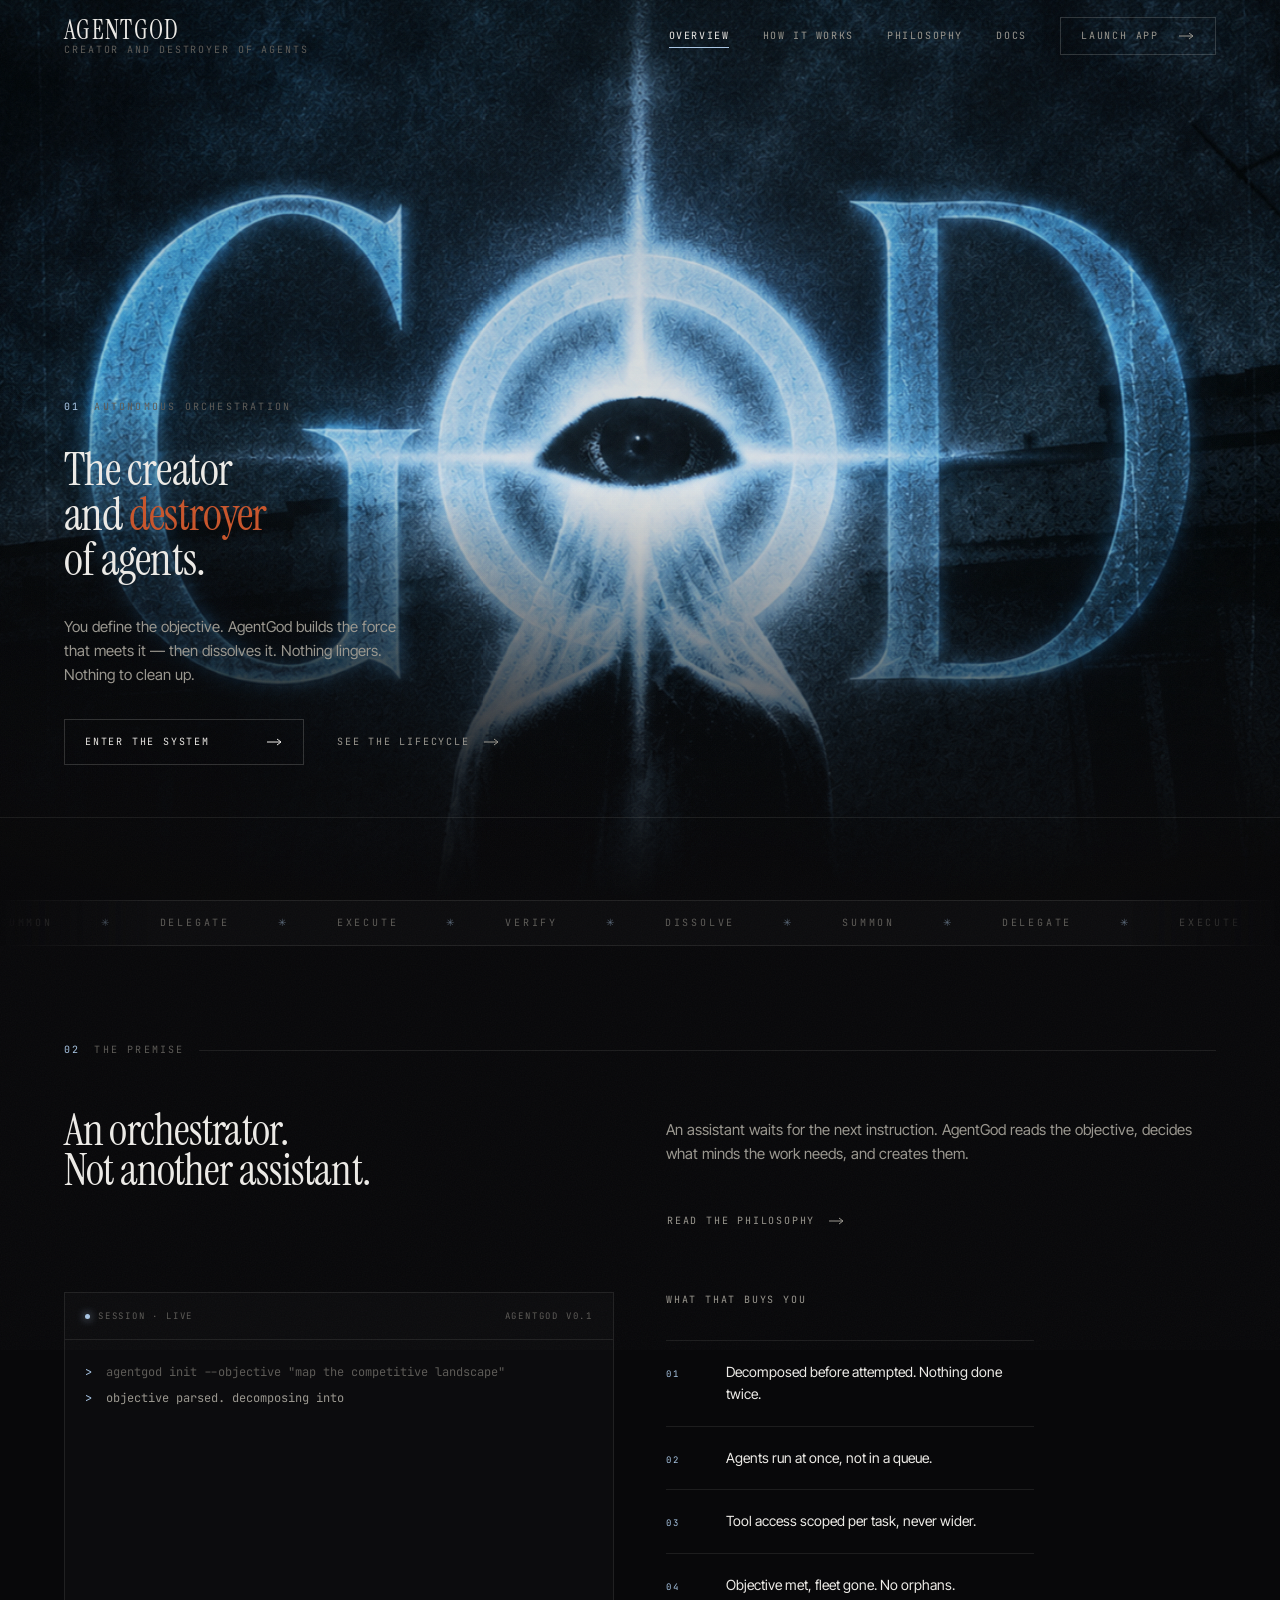
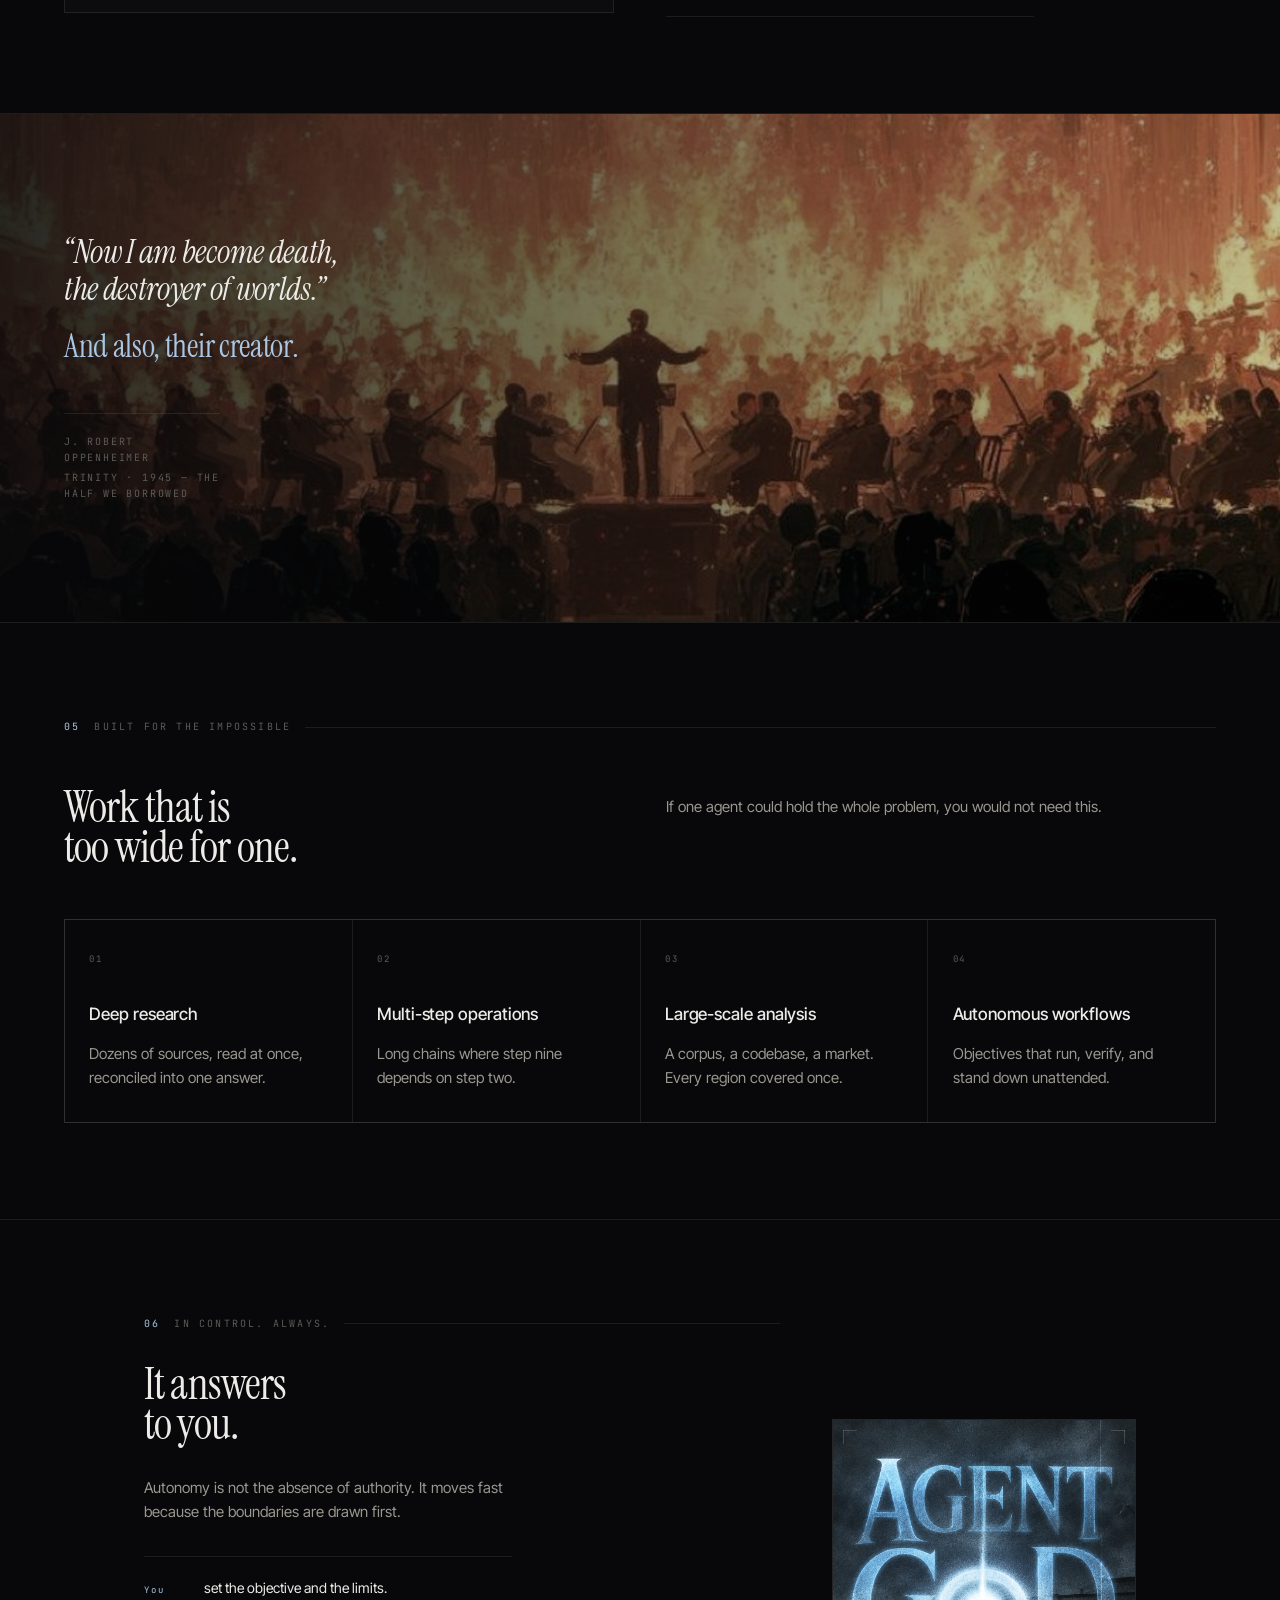
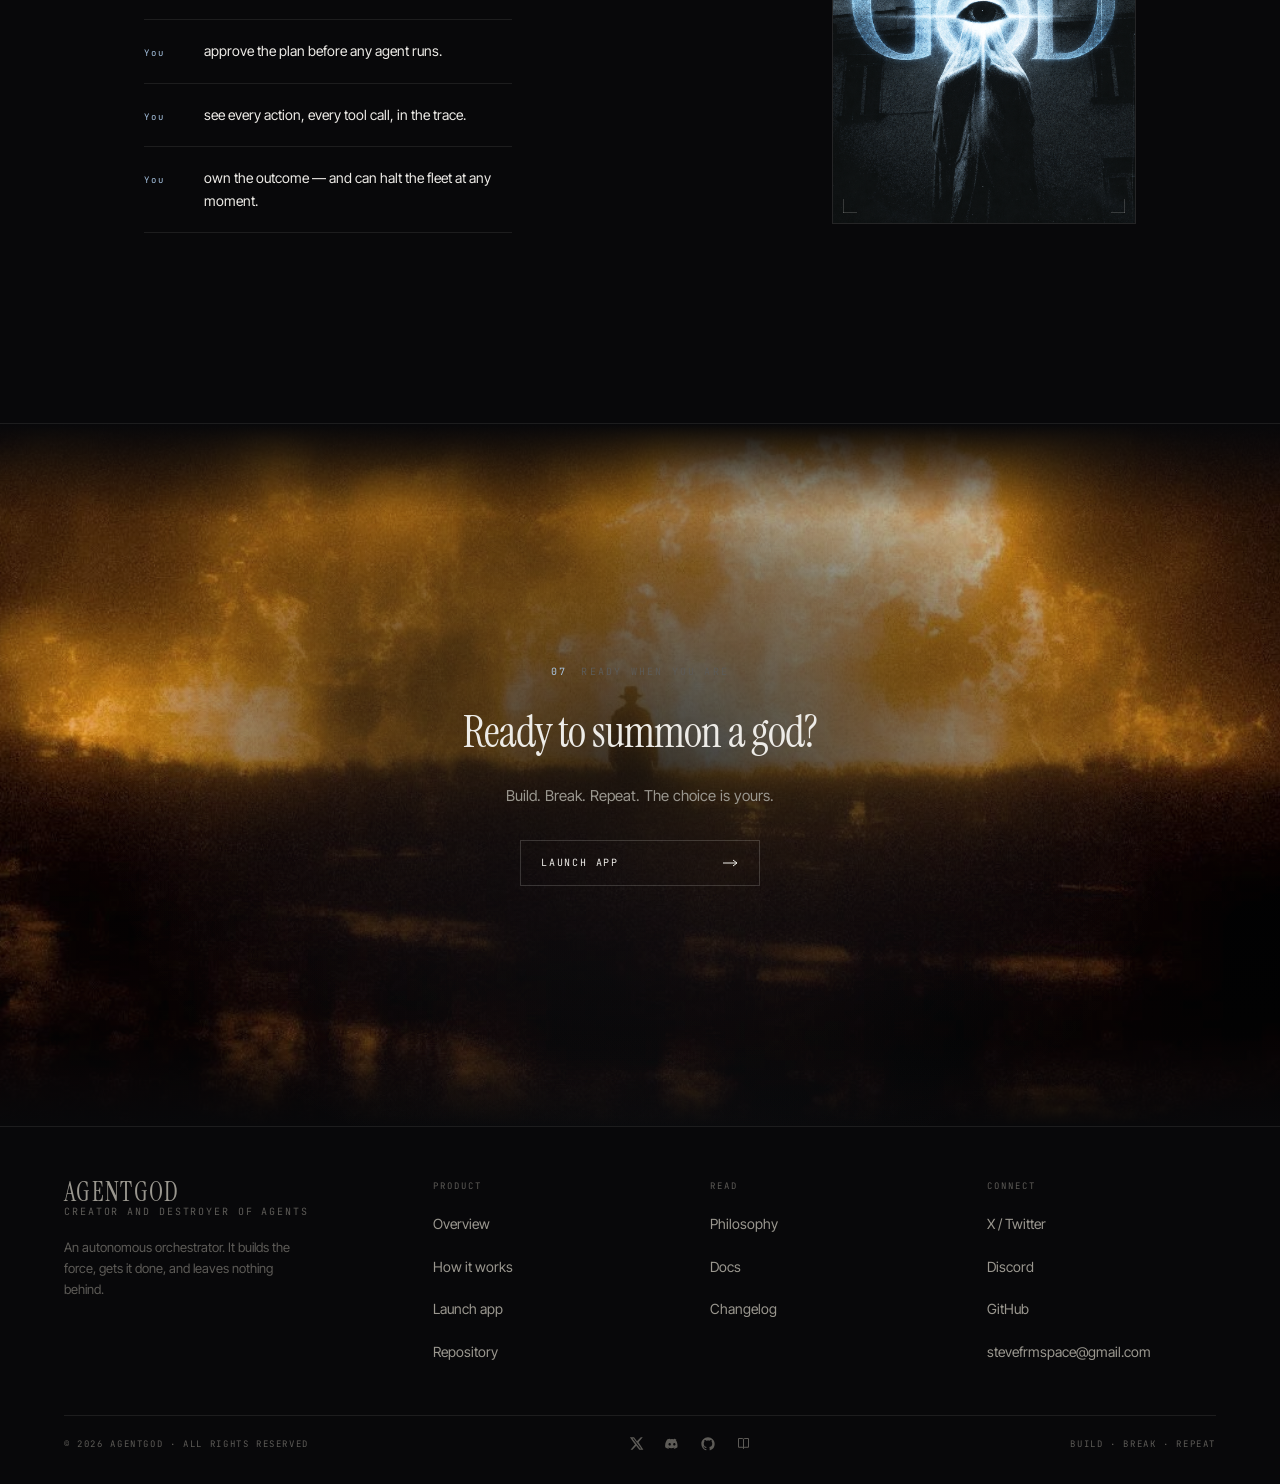
<file: index.html>
<!DOCTYPE html>
<html lang="en">
<head>
<meta charset="utf-8">
<meta name="viewport" content="width=device-width, initial-scale=1">
<title>AgentGod — The Creator and Destroyer of Agents</title>
<meta name="description" content="AgentGod is an autonomous orchestrator. It spawns specialised agents to think, act and adapt — then destroys them when the objective is met. You set the goal. It builds the force.">
<meta name="theme-color" content="#08080A">

<meta property="og:type" content="website">
<meta property="og:title" content="AgentGod — The Creator and Destroyer of Agents">
<meta property="og:description" content="An autonomous orchestrator. It builds the force. It gets it done. Then it leaves nothing behind.">
<meta property="og:image" content="assets/og-card.jpg">
<meta name="twitter:card" content="summary_large_image">

<link rel="icon" href="assets/favicon.svg" type="image/svg+xml">
<link rel="preconnect" href="https://fonts.googleapis.com">
<link rel="preconnect" href="https://fonts.gstatic.com" crossorigin>
<link href="https://fonts.googleapis.com/css2?family=Instrument+Serif:ital@0;1&family=Inter+Tight:wght@300;400;500&family=JetBrains+Mono:wght@400&display=swap" rel="stylesheet">
<link rel="stylesheet" href="css/main.css">
<script>document.documentElement.className+=" js";</script>

</head>
<body>

<!-- Film grain + vignette, above everything, never interactive -->
<div class="atmosphere" aria-hidden="true">
  <div class="atmosphere__grain"></div>
  <div class="atmosphere__vignette"></div>
</div>

<!-- ====================================================================
     NAV
     ==================================================================== -->
<header class="nav">
  <div class="nav__inner">
    <a class="wordmark" href="index.html" aria-label="AgentGod — home">
      <span class="wordmark__name">AgentGod</span>
      <span class="wordmark__sub">Creator and Destroyer of Agents</span>
    </a>

    <nav class="nav__links" id="nav-links" aria-label="Primary">
      <a class="nav__link" href="index.html" aria-current="page">Overview</a>
      <a class="nav__link" href="how-it-works.html">How it works</a>
      <a class="nav__link" href="philosophy.html">Philosophy</a>
      <a class="nav__link" href="docs.html">Docs</a>
      <a class="nav__link btn btn--compact" href="https://github.com/uditstocks/AgentGOD" target="_blank" rel="noopener noreferrer">
        <span>Launch app</span>
        <svg class="btn__arrow" width="16" height="8" viewBox="0 0 16 8" fill="none" aria-hidden="true"><path d="M0 4h14M10 1l4 3-4 3" stroke="currentColor"/></svg>
      </a>
    </nav>

    <button class="nav__toggle" type="button" aria-expanded="false" aria-controls="nav-links" aria-label="Toggle menu">
      <span></span><span></span>
    </button>
  </div>
</header>

<main>

  <!-- ==================================================================
       HERO
       ================================================================== -->
  <section class="hero hero--video">
    <div class="hero__stage" aria-hidden="true">
      <!-- The still the edit resolves to. Sits underneath throughout, so it
           also covers reduced motion and any failure to load. -->
      <figure class="slot slot--bare" data-slot="Hero still&#10;portrait or landscape · dark, centred figure&#10;assets/hero-img.png">
        <img src="assets/hero-img.png" alt="" fetchpriority="low" decoding="async">
      </figure>

      <!-- The edit leads: plays once, then dissolves to the still above.
           data-video-duration is the asset length in ms, read off the HLS
           manifest — retime the handoff here, not in the JS. -->
      <div class="hero__video"
           data-video="xJO00fRFGmMeATOyUs00TY8aFL1VbXvnpljVOX0101aEb4g"
           data-video-duration="9657"></div>
    </div>

    <div class="hero__body">
      <p class="eyebrow eyebrow--bare" data-reveal="0">
        <span class="eyebrow__index">01</span>
        <span>Autonomous orchestration</span>
      </p>

      <h1 class="display hero__title" data-reveal="1">
        <span class="line">The creator</span>
        <span class="line">and <span class="ink-destroy">destroyer</span></span>
        <span class="line">of agents.</span>
      </h1>

      <p class="lede hero__lede" data-reveal="2">
        You define the objective. AgentGod builds the force that meets it —
        then dissolves it. Nothing lingers. Nothing to clean up.
      </p>

      <div class="hero__actions" data-reveal="3">
        <a class="btn" href="#premise">
          <span>Enter the system</span>
          <svg class="btn__arrow" width="16" height="8" viewBox="0 0 16 8" fill="none" aria-hidden="true"><path d="M0 4h14M10 1l4 3-4 3" stroke="currentColor"/></svg>
        </a>
        <a class="btn btn--ghost" href="how-it-works.html">
          <span>See the lifecycle</span>
          <svg class="btn__arrow" width="16" height="8" viewBox="0 0 16 8" fill="none" aria-hidden="true"><path d="M0 4h14M10 1l4 3-4 3" stroke="currentColor"/></svg>
        </a>
      </div>
    </div>

    <div class="hero__meta">
      <div class="hero__meta-inner">
        <div class="metric" data-reveal="0">
          <div class="metric__value">Parallel</div>
          <div class="metric__key">Execution model</div>
        </div>
        <div class="metric" data-reveal="1">
          <div class="metric__value">Ephemeral</div>
          <div class="metric__key">Agent lifetime</div>
        </div>
        <div class="metric" data-reveal="2">
          <div class="metric__value">Gated</div>
          <div class="metric__key">Human approval</div>
        </div>
        <div class="metric" data-reveal="3">
          <div class="metric__value">Zero</div>
          <div class="metric__key">Residual state</div>
        </div>
      </div>
    </div>
  </section>

  <!-- ==================================================================
       MARQUEE — the one flourish
       ================================================================== -->
  <div class="marquee" aria-hidden="true">
    <div class="marquee__track">
      <div class="marquee__group">
        <span class="marquee__item">Summon</span><span class="marquee__item marquee__star">✳</span>
        <span class="marquee__item">Delegate</span><span class="marquee__item marquee__star">✳</span>
        <span class="marquee__item">Execute</span><span class="marquee__item marquee__star">✳</span>
        <span class="marquee__item">Verify</span><span class="marquee__item marquee__star">✳</span>
        <span class="marquee__item">Dissolve</span><span class="marquee__item marquee__star">✳</span>
      </div>
      <div class="marquee__group">
        <span class="marquee__item">Summon</span><span class="marquee__item marquee__star">✳</span>
        <span class="marquee__item">Delegate</span><span class="marquee__item marquee__star">✳</span>
        <span class="marquee__item">Execute</span><span class="marquee__item marquee__star">✳</span>
        <span class="marquee__item">Verify</span><span class="marquee__item marquee__star">✳</span>
        <span class="marquee__item">Dissolve</span><span class="marquee__item marquee__star">✳</span>
      </div>
    </div>
  </div>

  <!-- ==================================================================
       02 — PREMISE
       ================================================================== -->
  <section class="section section--seam" id="premise">
    <div class="shell">
      <div class="head">
        <p class="eyebrow head__eyebrow" data-reveal="0">
          <span class="eyebrow__index">02</span>
          <span>The premise</span>
        </p>

        <h2 class="display display--1 head__title" data-reveal="1">
          An orchestrator.<br>Not another assistant.
        </h2>

        <div class="head__aside stack-5" data-reveal="2">
          <p class="lede">
            An assistant waits for the next instruction. AgentGod reads the
            objective, decides what minds the work needs, and creates them.
          </p>
          <a class="btn btn--ghost" href="philosophy.html">
            <span>Read the philosophy</span>
            <svg class="btn__arrow" width="16" height="8" viewBox="0 0 16 8" fill="none" aria-hidden="true"><path d="M0 4h14M10 1l4 3-4 3" stroke="currentColor"/></svg>
          </a>
        </div>
      </div>

      <div class="split mt-6">
        <div class="terminal" data-reveal="0">
          <div class="terminal__bar">
            <span><i class="terminal__dot"></i> Session · live</span>
            <span>agentgod v0.1</span>
          </div>
          <div class="terminal__log" data-terminal="summon" aria-label="Example AgentGod session"></div>
        </div>

        <div data-reveal="1">
          <p class="label">What that buys you</p>
          <ul class="assertions">
            <li>
              <span class="assertions__key">01</span>
              <span>Decomposed before attempted. Nothing done twice.</span>
            </li>
            <li>
              <span class="assertions__key">02</span>
              <span>Agents run at once, not in a queue.</span>
            </li>
            <li>
              <span class="assertions__key">03</span>
              <span>Tool access scoped per task, never wider.</span>
            </li>
            <li>
              <span class="assertions__key">04</span>
              <span>Objective met, fleet gone. No orphans.</span>
            </li>
          </ul>
        </div>
      </div>
    </div>
  </section>

  <!-- ==================================================================
       QUOTE — the Oppenheimer inheritance
       ================================================================== -->
  <section class="quote">
    <div class="quote__stage" aria-hidden="true">
      <figure class="slot slot--bare" data-slot="Quote plate&#10;2400 × 1200 · desaturated, wide&#10;assets/quote-plate.jpg">
        <img src="assets/quote-plate.jpg" alt="">
      </figure>
    </div>

    <div class="shell quote__body">
      <blockquote class="quote__mark" data-reveal="0">
        “Now I am become death, the destroyer of worlds.”
        <span class="quote__coda">And also, their creator.</span>
      </blockquote>
      <div class="quote__cite" data-reveal="1">
        <span>J. Robert Oppenheimer</span>
        <span class="body-faint">Trinity · 1945 — the half we borrowed</span>
      </div>
    </div>
  </section>

  <!-- ==================================================================
       05 — DOMAIN
       ================================================================== -->
  <section class="section section--seam" id="domain">
    <div class="shell">
      <div class="head">
        <p class="eyebrow head__eyebrow" data-reveal="0">
          <span class="eyebrow__index">05</span>
          <span>Built for the impossible</span>
        </p>
        <h2 class="display display--1 head__title" data-reveal="1">
          Work that is<br>too wide for one.
        </h2>
        <div class="head__aside" data-reveal="2">
          <p class="lede">
            If one agent could hold the whole problem, you would not need this.
          </p>
        </div>
      </div>

      <div class="grid grid--4">
        <div class="card" data-reveal="0">
          <span class="card__index">01</span>
          <h3 class="card__title">Deep research</h3>
          <p class="card__text">Dozens of sources, read at once, reconciled into one answer.</p>
        </div>
        <div class="card" data-reveal="1">
          <span class="card__index">02</span>
          <h3 class="card__title">Multi-step operations</h3>
          <p class="card__text">Long chains where step nine depends on step two.</p>
        </div>
        <div class="card" data-reveal="2">
          <span class="card__index">03</span>
          <h3 class="card__title">Large-scale analysis</h3>
          <p class="card__text">A corpus, a codebase, a market. Every region covered once.</p>
        </div>
        <div class="card" data-reveal="3">
          <span class="card__index">04</span>
          <h3 class="card__title">Autonomous workflows</h3>
          <p class="card__text">Objectives that run, verify, and stand down unattended.</p>
        </div>
      </div>
    </div>
  </section>

  <!-- ==================================================================
       06 — CONTROL
       ================================================================== -->
  <section class="section" id="control">
    <div class="shell shell--narrow">
      <div class="control">
        <div>
          <p class="eyebrow" data-reveal="0">
            <span class="eyebrow__index">06</span>
            <span>In control. Always.</span>
          </p>
          <h2 class="display display--1 mt-5" data-reveal="1">
            It answers<br>to you.
          </h2>
          <p class="lede mt-5 w-42" data-reveal="2">
            Autonomy is not the absence of authority. It moves fast because the
            boundaries are drawn first.
          </p>

          <ul class="assertions" data-reveal="3">
            <li><span class="assertions__key">You</span><span>set the objective and the limits.</span></li>
            <li><span class="assertions__key">You</span><span>approve the plan before any agent runs.</span></li>
            <li><span class="assertions__key">You</span><span>see every action, every tool call, in the trace.</span></li>
            <li><span class="assertions__key">You</span><span>own the outcome — and can halt the fleet at any moment.</span></li>
          </ul>

          <div class="mt-6" data-reveal="4">
            <a class="btn" href="docs.html">
              <span>Read the docs</span>
              <svg class="btn__arrow" width="16" height="8" viewBox="0 0 16 8" fill="none" aria-hidden="true"><path d="M0 4h14M10 1l4 3-4 3" stroke="currentColor"/></svg>
            </a>
          </div>
        </div>

        <figure class="slot slot--3x4" data-reveal="1" data-slot="Portrait plate&#10;1200 × 1600&#10;assets/agentgod-poster.png">
          <img src="assets/agentgod-poster.png" alt="AgentGod key art">
        </figure>
      </div>
    </div>
  </section>

  <!-- ==================================================================
       CTA
       ================================================================== -->
  <section class="cta" id="launch">
    <div class="cta__stage" aria-hidden="true">
      <figure class="slot slot--bare" data-slot="Summon plate&#10;2400 × 1000 · wide, low-key&#10;assets/cta-plate.jpg">
        <img src="assets/cta-plate.jpg" alt="">
      </figure>
    </div>

    <div class="shell cta__body">
      <p class="eyebrow eyebrow--bare" data-reveal="0">
        <span class="eyebrow__index">07</span>
        <span>Ready when you are</span>
      </p>
      <h2 class="display display--1 cta__title" data-reveal="1">
        Ready to summon a god?
      </h2>
      <p class="lede w-34" data-reveal="2">
        Build. Break. Repeat. The choice is yours.
      </p>
      <div data-reveal="3">
        <a class="btn" href="https://github.com/uditstocks/AgentGOD" target="_blank" rel="noopener noreferrer">
          <span>Launch app</span>
          <svg class="btn__arrow" width="16" height="8" viewBox="0 0 16 8" fill="none" aria-hidden="true"><path d="M0 4h14M10 1l4 3-4 3" stroke="currentColor"/></svg>
        </a>
      </div>
    </div>
  </section>

</main>

<!-- ====================================================================
     FOOTER
     ==================================================================== -->
<footer class="footer">
  <div class="shell">
    <div class="footer__top">
      <div class="footer__col">
        <a class="wordmark" href="index.html">
          <span class="wordmark__name">AgentGod</span>
          <span class="wordmark__sub">Creator and Destroyer of Agents</span>
        </a>
        <p class="footer__note">
          An autonomous orchestrator. It builds the force, gets it done, and
          leaves nothing behind.
        </p>
      </div>

      <div class="footer__col">
        <p class="footer__heading">Product</p>
        <a href="index.html">Overview</a>
        <a href="how-it-works.html">How it works</a>
        <a href="https://github.com/uditstocks/AgentGOD" target="_blank" rel="noopener noreferrer">Launch app</a>
        <a href="https://github.com/uditstocks/AgentGOD" target="_blank" rel="noopener noreferrer">Repository</a>
      </div>

      <div class="footer__col">
        <p class="footer__heading">Read</p>
        <a href="philosophy.html">Philosophy</a>
        <a href="docs.html">Docs</a>
        <a href="docs.html#changelog">Changelog</a>
      </div>

      <div class="footer__col">
        <p class="footer__heading">Connect</p>
        <a href="https://x.com/_AgentGod" target="_blank" rel="noopener noreferrer">X / Twitter</a>
        <a href="https://discord.gg/zb5UKKkjJ" target="_blank" rel="noopener noreferrer">Discord</a>
        <a href="https://github.com/uditstocks/AgentGOD" target="_blank" rel="noopener noreferrer">GitHub</a>
        <a href="mailto:stevefrmspace@gmail.com">stevefrmspace@gmail.com</a>
      </div>
    </div>

    <div class="footer__bottom">
      <span>© <span data-year>2026</span> AgentGod · All rights reserved</span>

      <div class="socials">
        <a href="https://x.com/_AgentGod" target="_blank" rel="noopener noreferrer" aria-label="X">
          <svg width="15" height="15" viewBox="0 0 24 24" fill="currentColor" aria-hidden="true"><path d="M18.9 2H22l-6.8 7.8L23 22h-6.5l-5-6.6L5.6 22H2.5l7.2-8.3L1.4 2h6.6l4.7 6.2L18.9 2Zm-1.1 18h1.7L7.3 3.8H5.5L17.8 20Z"/></svg>
        </a>
        <a href="https://discord.gg/zb5UKKkjJ" target="_blank" rel="noopener noreferrer" aria-label="Discord">
          <svg width="16" height="16" viewBox="0 0 24 24" fill="currentColor" aria-hidden="true"><path d="M19.3 5.3A16.7 16.7 0 0 0 15.2 4l-.3.7a12.4 12.4 0 0 0-5.8 0L8.8 4a16.7 16.7 0 0 0-4.1 1.3C2.1 9.2 1.4 13 1.8 16.8a16.6 16.6 0 0 0 5 2.5l.6-1a10.9 10.9 0 0 1-1.8-.9l.4-.3a11.9 11.9 0 0 0 10 0l.4.3a11 11 0 0 1-1.8.9l.6 1a16.6 16.6 0 0 0 5-2.5c.5-4.4-.6-8.2-2.9-11.5ZM8.5 14.4c-1 0-1.8-.9-1.8-2s.8-2 1.8-2 1.8.9 1.8 2-.8 2-1.8 2Zm7 0c-1 0-1.8-.9-1.8-2s.8-2 1.8-2 1.8.9 1.8 2-.8 2-1.8 2Z"/></svg>
        </a>
        <a href="https://github.com/uditstocks/AgentGOD" target="_blank" rel="noopener noreferrer" aria-label="GitHub Repository">
          <svg width="16" height="16" viewBox="0 0 24 24" fill="currentColor" aria-hidden="true"><path d="M12 2C6.477 2 2 6.484 2 12.017c0 4.425 2.865 8.18 6.839 9.504.5.092.682-.217.682-.483 0-.237-.008-.868-.013-1.703-2.782.605-3.369-1.343-3.369-1.343-.454-1.158-1.11-1.466-1.11-1.466-.908-.62.069-.608.069-.608 1.003.07 1.53 1.032 1.53 1.032.892 1.53 2.341 1.088 2.91.832.092-.647.35-1.088.636-1.338-2.22-.253-4.555-1.113-4.555-4.951 0-1.093.39-1.988 1.029-2.688-.103-.253-.446-1.272.098-2.65 0 0 .84-.27 2.75 1.026A9.564 9.564 0 0 1 12 6.844c.85.004 1.705.115 2.504.337 1.909-1.296 2.747-1.027 2.747-1.027.546 1.379.202 2.398.1 2.651.64.7 1.028 1.595 1.028 2.688 0 3.848-2.339 4.695-4.566 4.943.359.309.678.92.678 1.855 0 1.338-.012 2.419-.012 2.747 0 .268.18.58.688.482A10.019 10.019 0 0 0 22 12.017C22 6.484 17.522 2 12 2Z"/></svg>
        </a>
        <a href="docs.html" aria-label="Docs">
          <svg width="15" height="15" viewBox="0 0 24 24" fill="none" stroke="currentColor" stroke-width="1.6" aria-hidden="true"><path d="M4 4h6a2 2 0 0 1 2 2v14a2 2 0 0 0-2-2H4V4Zm16 0h-6a2 2 0 0 0-2 2v14a2 2 0 0 1 2-2h6V4Z"/></svg>
        </a>
      </div>

      <span>Build · Break · Repeat</span>
    </div>
  </div>
</footer>

<script src="js/main.js"></script>
</body>
</html>
</file>
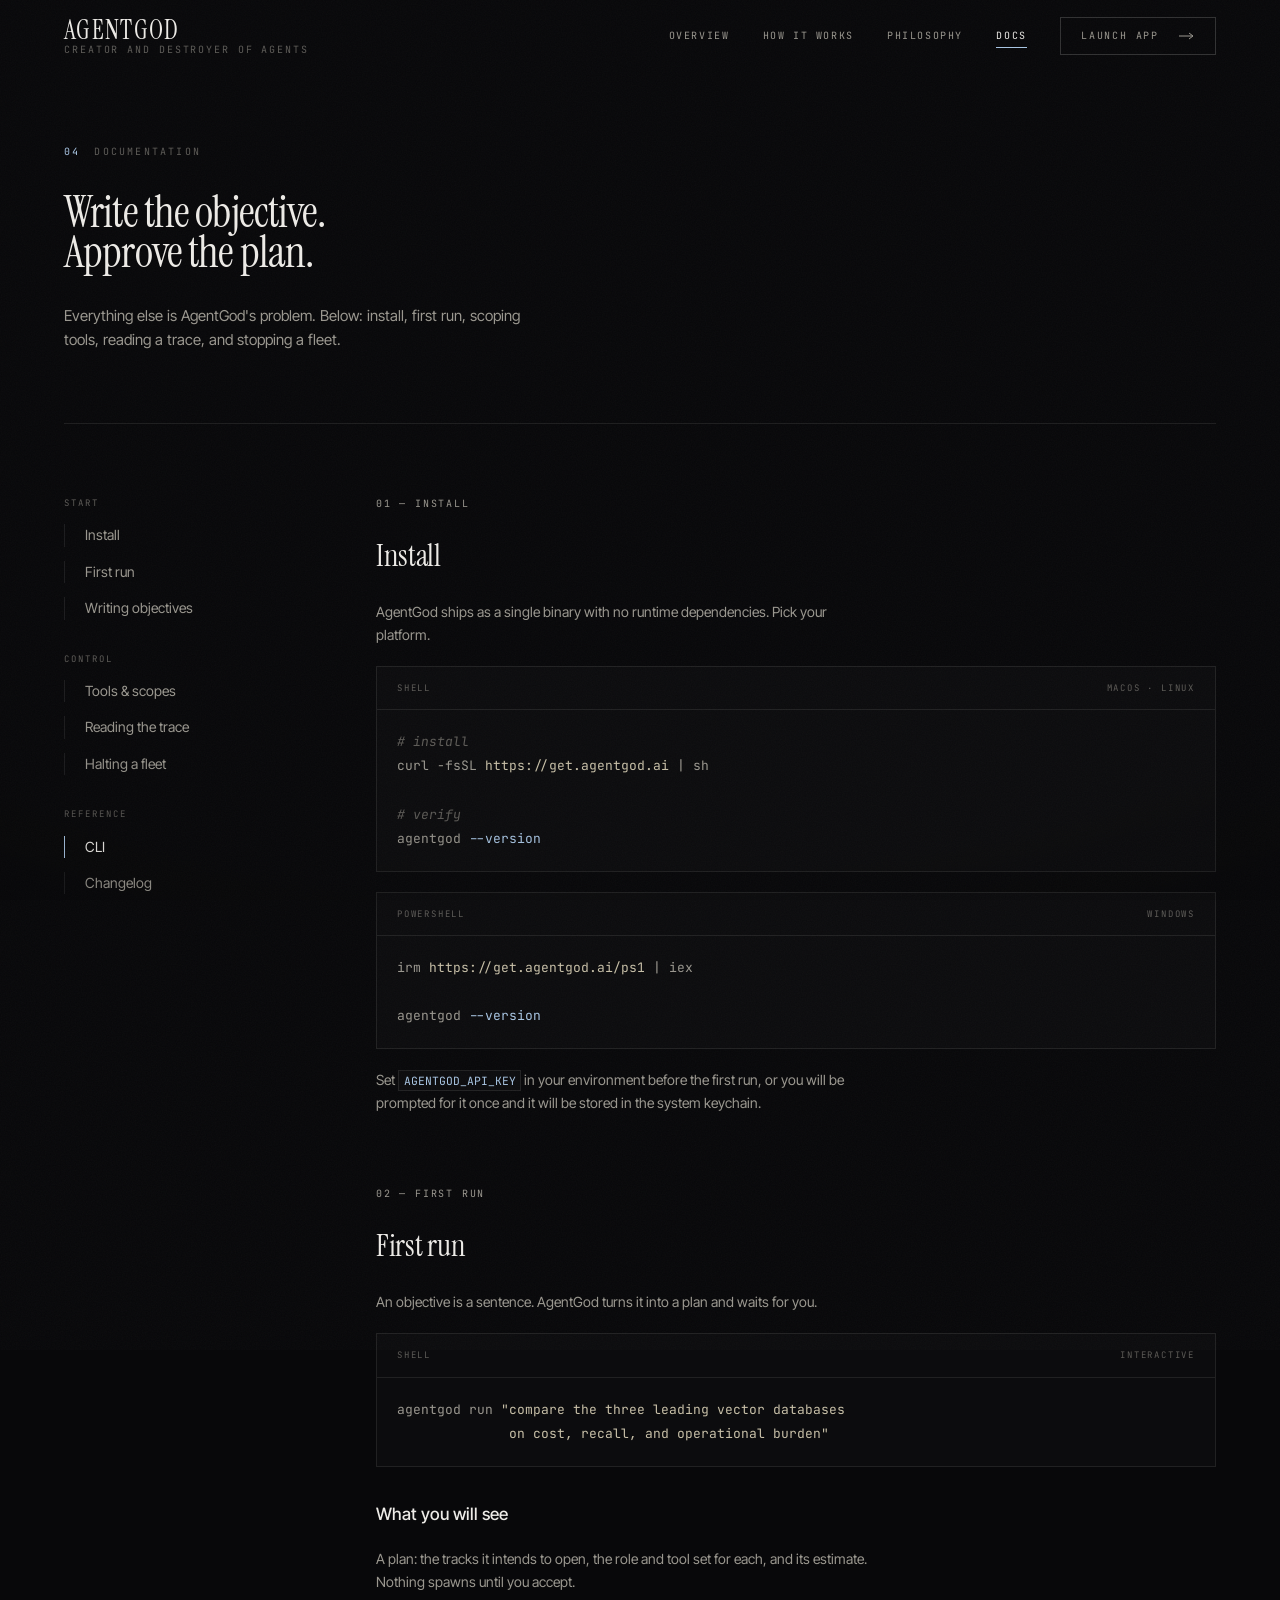
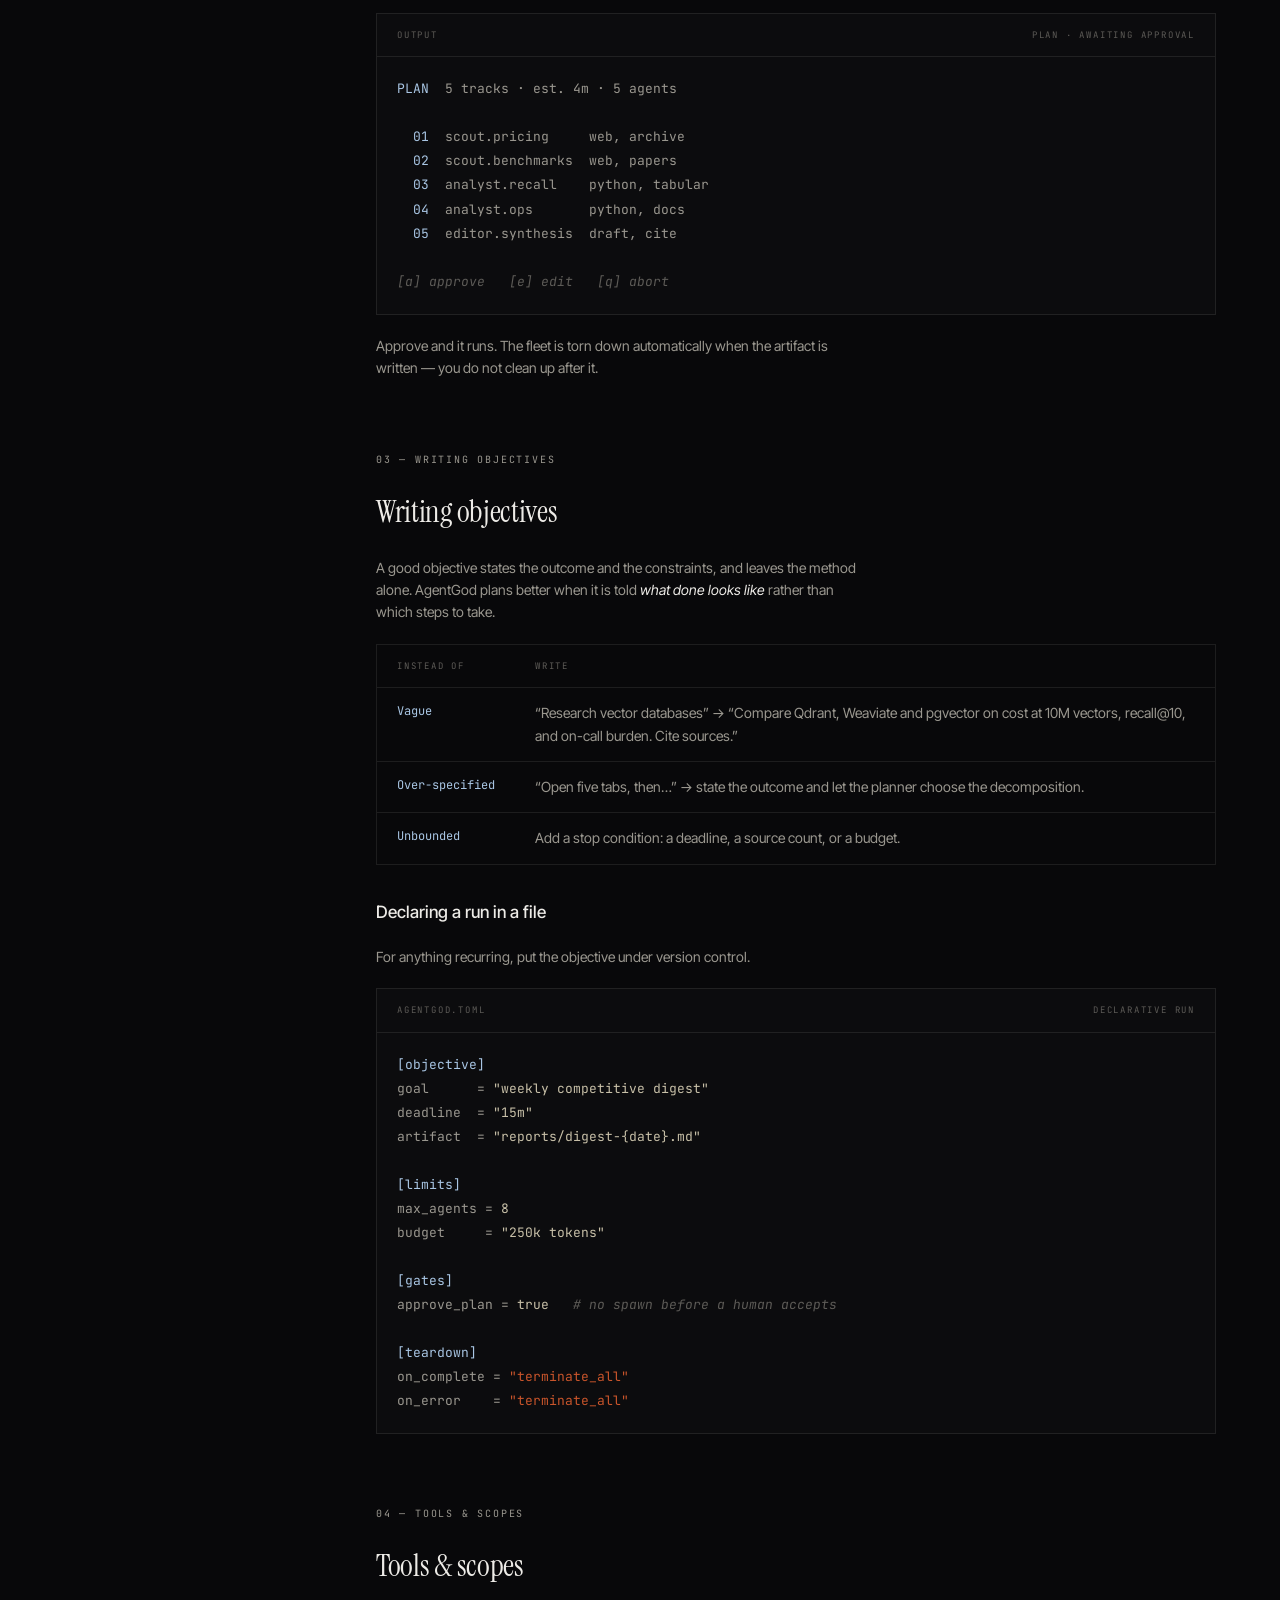
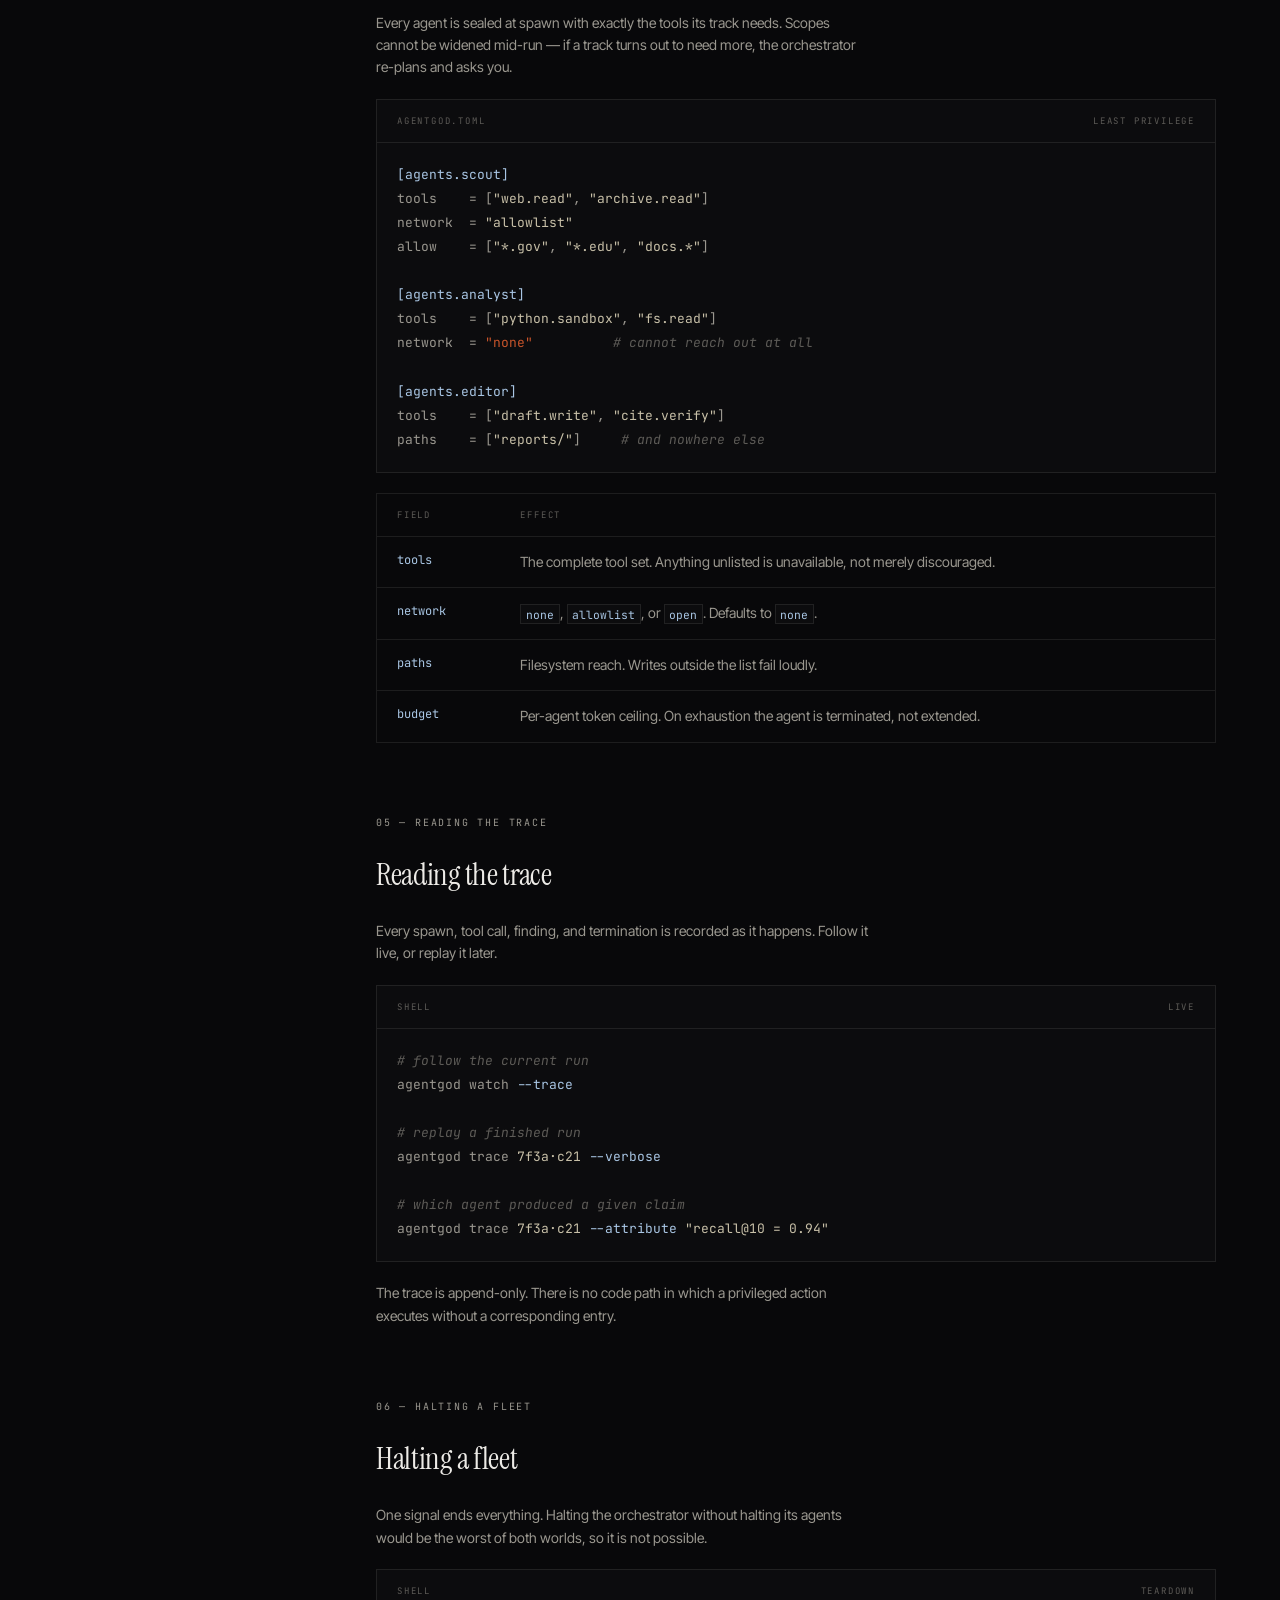
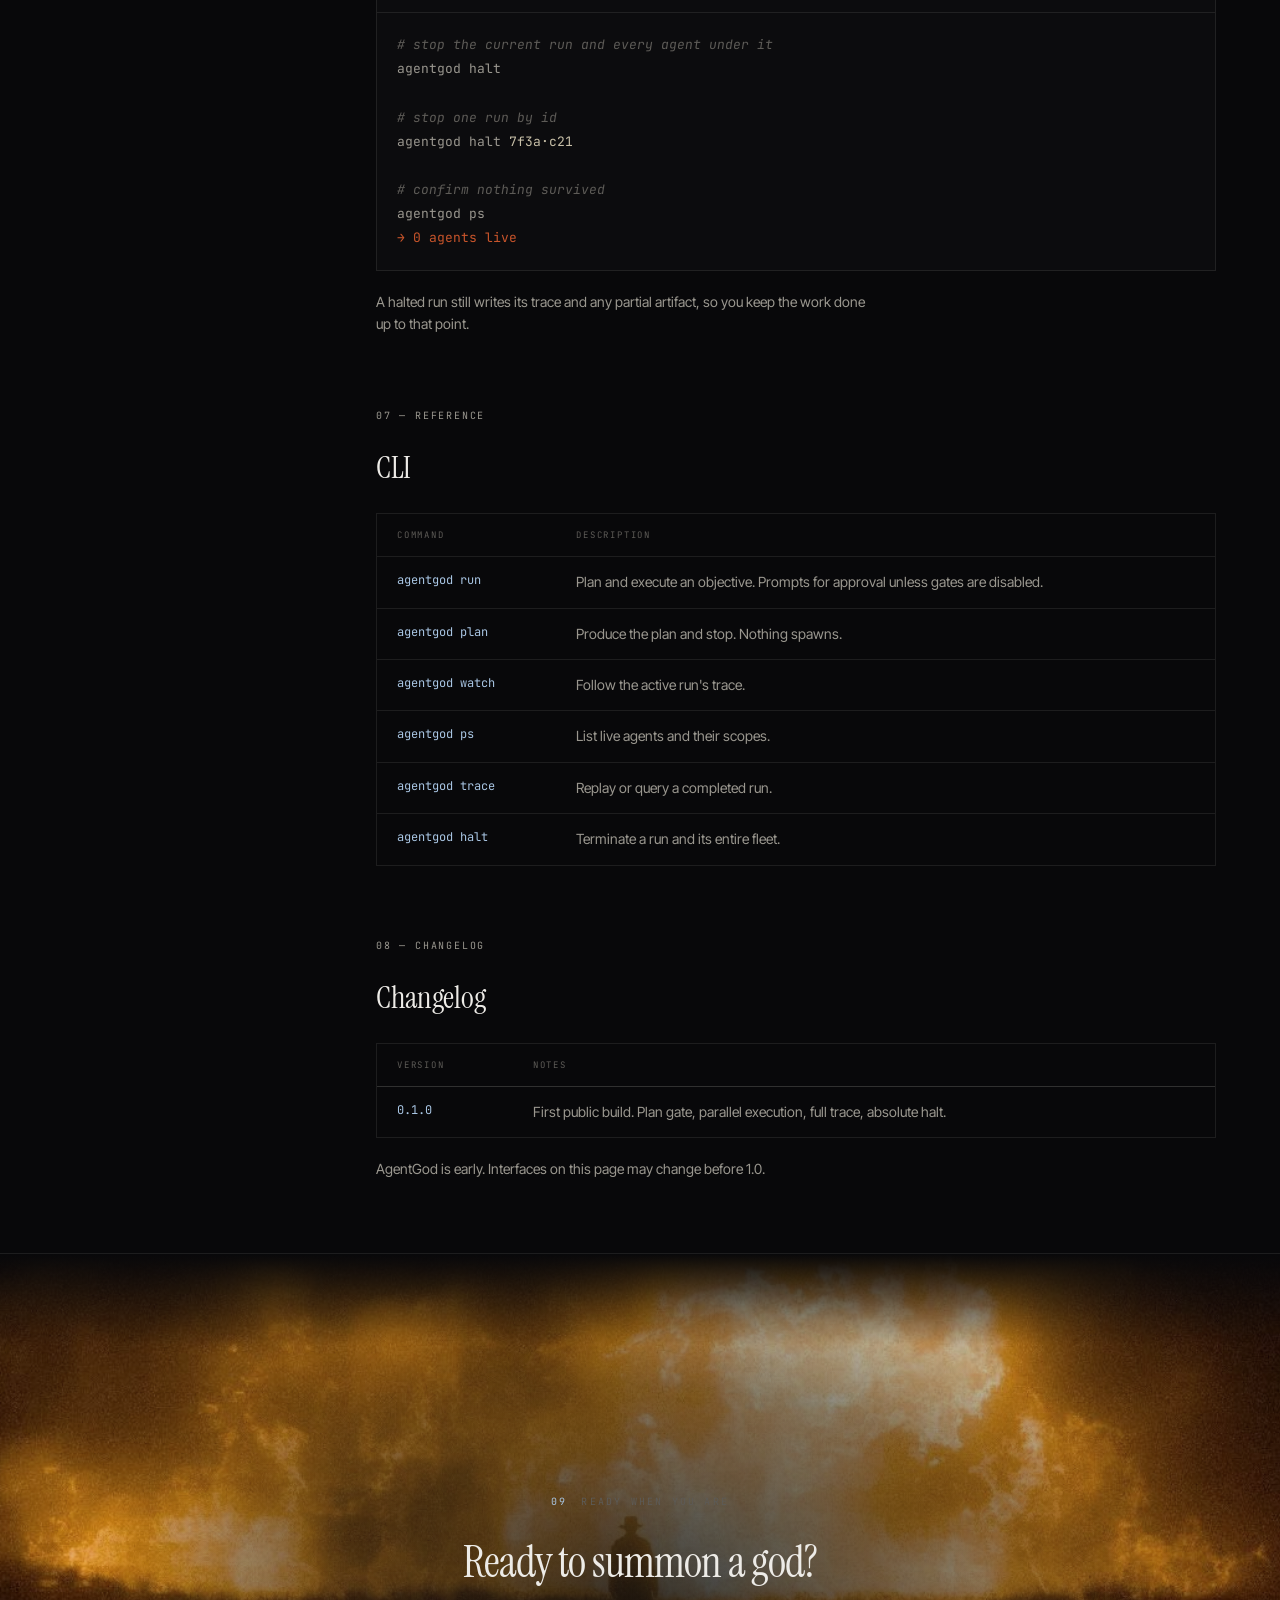
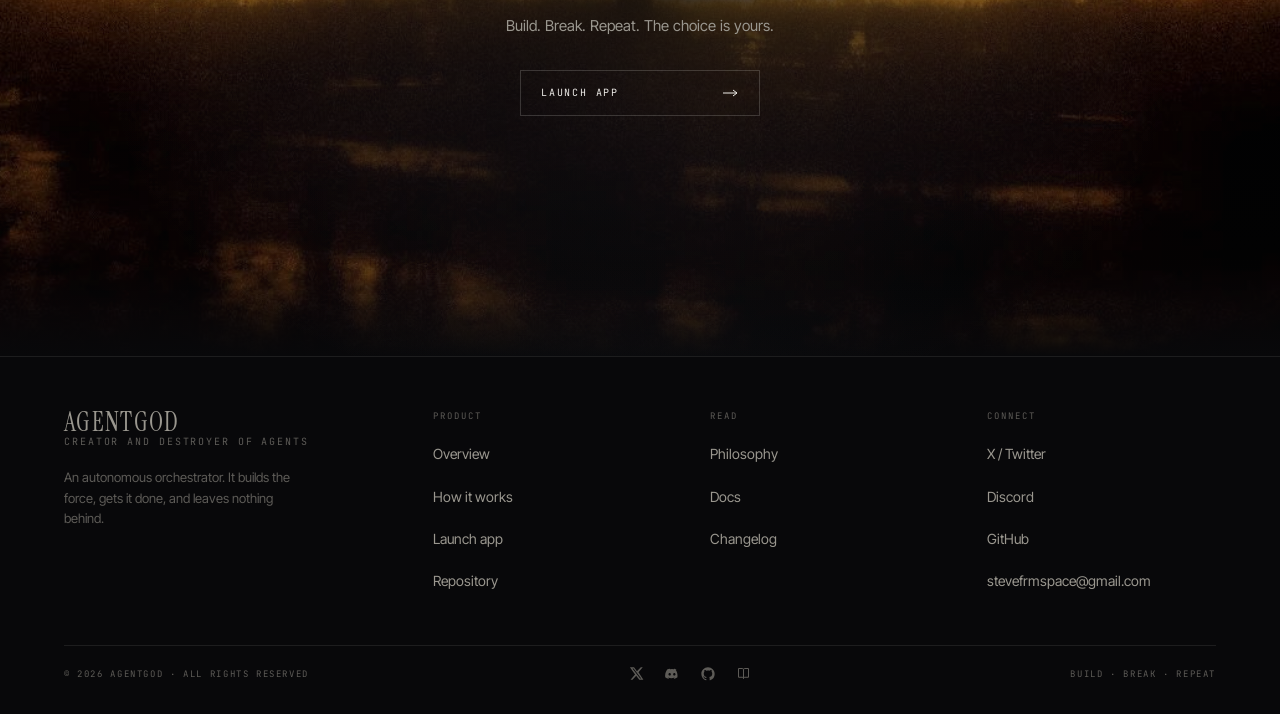
<file: docs.html>
<!DOCTYPE html>
<html lang="en">
<head>
<meta charset="utf-8">
<meta name="viewport" content="width=device-width, initial-scale=1">
<title>Docs — AgentGod</title>
<meta name="description" content="Install AgentGod, write an objective, approve a plan, read the trace, and halt a fleet.">
<meta name="theme-color" content="#08080A">
<meta property="og:title" content="Docs — AgentGod">
<meta property="og:description" content="Install, write an objective, approve a plan, read the trace.">
<meta property="og:image" content="assets/og-card.jpg">
<meta name="twitter:card" content="summary_large_image">

<link rel="icon" href="assets/favicon.svg" type="image/svg+xml">
<link rel="preconnect" href="https://fonts.googleapis.com">
<link rel="preconnect" href="https://fonts.gstatic.com" crossorigin>
<link href="https://fonts.googleapis.com/css2?family=Instrument+Serif:ital@0;1&family=Inter+Tight:wght@300;400;500&family=JetBrains+Mono:wght@400&display=swap" rel="stylesheet">
<link rel="stylesheet" href="css/main.css">
<script>document.documentElement.className+=" js";</script>

</head>
<body>

<div class="atmosphere" aria-hidden="true">
  <div class="atmosphere__grain"></div>
  <div class="atmosphere__vignette"></div>
</div>

<header class="nav">
  <div class="nav__inner">
    <a class="wordmark" href="index.html" aria-label="AgentGod — home">
      <span class="wordmark__name">AgentGod</span>
      <span class="wordmark__sub">Creator and Destroyer of Agents</span>
    </a>

    <nav class="nav__links" id="nav-links" aria-label="Primary">
      <a class="nav__link" href="index.html">Overview</a>
      <a class="nav__link" href="how-it-works.html">How it works</a>
      <a class="nav__link" href="philosophy.html">Philosophy</a>
      <a class="nav__link" href="docs.html" aria-current="page">Docs</a>
      <a class="nav__link btn btn--compact" href="https://github.com/uditstocks/AgentGOD" target="_blank" rel="noopener noreferrer">
        <span>Launch app</span>
        <svg class="btn__arrow" width="16" height="8" viewBox="0 0 16 8" fill="none" aria-hidden="true"><path d="M0 4h14M10 1l4 3-4 3" stroke="currentColor"/></svg>
      </a>
    </nav>

    <button class="nav__toggle" type="button" aria-expanded="false" aria-controls="nav-links" aria-label="Toggle menu">
      <span></span><span></span>
    </button>
  </div>
</header>

<main>

  <!-- ==================================================================
       PAGE HEAD
       ================================================================== -->
  <section class="pagehead">
    <div class="shell">
      <p class="eyebrow eyebrow--bare" data-reveal="0">
        <span class="eyebrow__index">04</span>
        <span>Documentation</span>
      </p>
      <h1 class="display display--1 pagehead__title" data-reveal="1">
        Write the objective.<br>Approve the plan.
      </h1>
      <p class="lede pagehead__lede" data-reveal="2">
        Everything else is AgentGod's problem. Below: install, first run, scoping
        tools, reading a trace, and stopping a fleet.
      </p>
    </div>
  </section>

  <!-- ==================================================================
       DOCS
       ================================================================== -->
  <div class="shell">
    <div class="docs">

      <!-- Sidebar -->
      <aside class="docs__nav" aria-label="Documentation sections">
        <div class="docs__group">
          <p class="footer__heading">Start</p>
          <a href="#install">Install</a>
          <a href="#first-run">First run</a>
          <a href="#objectives">Writing objectives</a>
        </div>
        <div class="docs__group">
          <p class="footer__heading">Control</p>
          <a href="#scopes">Tools &amp; scopes</a>
          <a href="#trace">Reading the trace</a>
          <a href="#halt">Halting a fleet</a>
        </div>
        <div class="docs__group">
          <p class="footer__heading">Reference</p>
          <a href="#cli">CLI</a>
          <a href="#changelog">Changelog</a>
        </div>
      </aside>

      <!-- Content -->
      <div class="docs__main">

        <section class="doc-block" id="install">
          <p class="label">01 — Install</p>
          <h2>Install</h2>
          <p>
            AgentGod ships as a single binary with no runtime dependencies. Pick
            your platform.
          </p>

          <div class="code">
            <div class="code__bar"><span>shell</span><span>macOS · Linux</span></div>
<pre><span class="c"># install</span>
curl -fsSL <span class="s">https://get.agentgod.ai</span> | sh

<span class="c"># verify</span>
agentgod <span class="k">--version</span></pre>
          </div>

          <div class="code">
            <div class="code__bar"><span>powershell</span><span>Windows</span></div>
<pre>irm <span class="s">https://get.agentgod.ai/ps1</span> | iex

agentgod <span class="k">--version</span></pre>
          </div>

          <p class="body-faint">
            Set <code>AGENTGOD_API_KEY</code> in your environment before the first
            run, or you will be prompted for it once and it will be stored in the
            system keychain.
          </p>
        </section>

        <section class="doc-block" id="first-run">
          <p class="label">02 — First run</p>
          <h2>First run</h2>
          <p>
            An objective is a sentence. AgentGod turns it into a plan and waits
            for you.
          </p>

          <div class="code">
            <div class="code__bar"><span>shell</span><span>interactive</span></div>
<pre>agentgod run <span class="s">"compare the three leading vector databases
              on cost, recall, and operational burden"</span></pre>
          </div>

          <h3>What you will see</h3>
          <p>
            A plan: the tracks it intends to open, the role and tool set for each,
            and its estimate. Nothing spawns until you accept.
          </p>

          <div class="code">
            <div class="code__bar"><span>output</span><span>plan · awaiting approval</span></div>
<pre><span class="k">PLAN</span>  5 tracks · est. 4m · 5 agents

  <span class="k">01</span>  scout.pricing     web, archive
  <span class="k">02</span>  scout.benchmarks  web, papers
  <span class="k">03</span>  analyst.recall    python, tabular
  <span class="k">04</span>  analyst.ops       python, docs
  <span class="k">05</span>  editor.synthesis  draft, cite

<span class="c">[a] approve   [e] edit   [q] abort</span></pre>
          </div>

          <p>
            Approve and it runs. The fleet is torn down automatically when the
            artifact is written — you do not clean up after it.
          </p>
        </section>

        <section class="doc-block" id="objectives">
          <p class="label">03 — Writing objectives</p>
          <h2>Writing objectives</h2>
          <p>
            A good objective states the outcome and the constraints, and leaves
            the method alone. AgentGod plans better when it is told
            <em>what done looks like</em> rather than which steps to take.
          </p>

          <div class="table-wrap">
            <table class="table">
              <thead>
                <tr><th>Instead of</th><th>Write</th></tr>
              </thead>
              <tbody>
                <tr>
                  <td>Vague</td>
                  <td>“Research vector databases” → “Compare Qdrant, Weaviate and pgvector on cost at 10M vectors, recall@10, and on-call burden. Cite sources.”</td>
                </tr>
                <tr>
                  <td>Over-specified</td>
                  <td>“Open five tabs, then…” → state the outcome and let the planner choose the decomposition.</td>
                </tr>
                <tr>
                  <td>Unbounded</td>
                  <td>Add a stop condition: a deadline, a source count, or a budget.</td>
                </tr>
              </tbody>
            </table>
          </div>

          <h3>Declaring a run in a file</h3>
          <p>
            For anything recurring, put the objective under version control.
          </p>

          <div class="code">
            <div class="code__bar"><span>agentgod.toml</span><span>declarative run</span></div>
<pre><span class="k">[objective]</span>
goal      = <span class="s">"weekly competitive digest"</span>
deadline  = <span class="s">"15m"</span>
artifact  = <span class="s">"reports/digest-{date}.md"</span>

<span class="k">[limits]</span>
max_agents = <span class="s">8</span>
budget     = <span class="s">"250k tokens"</span>

<span class="k">[gates]</span>
approve_plan = <span class="s">true</span>   <span class="c"># no spawn before a human accepts</span>

<span class="k">[teardown]</span>
on_complete = <span class="d">"terminate_all"</span>
on_error    = <span class="d">"terminate_all"</span></pre>
          </div>
        </section>

        <section class="doc-block" id="scopes">
          <p class="label">04 — Tools &amp; scopes</p>
          <h2>Tools &amp; scopes</h2>
          <p>
            Every agent is sealed at spawn with exactly the tools its track needs.
            Scopes cannot be widened mid-run — if a track turns out to need more,
            the orchestrator re-plans and asks you.
          </p>

          <div class="code">
            <div class="code__bar"><span>agentgod.toml</span><span>least privilege</span></div>
<pre><span class="k">[agents.scout]</span>
tools    = [<span class="s">"web.read"</span>, <span class="s">"archive.read"</span>]
network  = <span class="s">"allowlist"</span>
allow    = [<span class="s">"*.gov"</span>, <span class="s">"*.edu"</span>, <span class="s">"docs.*"</span>]

<span class="k">[agents.analyst]</span>
tools    = [<span class="s">"python.sandbox"</span>, <span class="s">"fs.read"</span>]
network  = <span class="d">"none"</span>          <span class="c"># cannot reach out at all</span>

<span class="k">[agents.editor]</span>
tools    = [<span class="s">"draft.write"</span>, <span class="s">"cite.verify"</span>]
paths    = [<span class="s">"reports/"</span>]     <span class="c"># and nowhere else</span></pre>
          </div>

          <div class="table-wrap">
            <table class="table">
              <thead>
                <tr><th>Field</th><th>Effect</th></tr>
              </thead>
              <tbody>
                <tr><td>tools</td><td>The complete tool set. Anything unlisted is unavailable, not merely discouraged.</td></tr>
                <tr><td>network</td><td><code>none</code>, <code>allowlist</code>, or <code>open</code>. Defaults to <code>none</code>.</td></tr>
                <tr><td>paths</td><td>Filesystem reach. Writes outside the list fail loudly.</td></tr>
                <tr><td>budget</td><td>Per-agent token ceiling. On exhaustion the agent is terminated, not extended.</td></tr>
              </tbody>
            </table>
          </div>
        </section>

        <section class="doc-block" id="trace">
          <p class="label">05 — Reading the trace</p>
          <h2>Reading the trace</h2>
          <p>
            Every spawn, tool call, finding, and termination is recorded as it
            happens. Follow it live, or replay it later.
          </p>

          <div class="code">
            <div class="code__bar"><span>shell</span><span>live</span></div>
<pre><span class="c"># follow the current run</span>
agentgod watch <span class="k">--trace</span>

<span class="c"># replay a finished run</span>
agentgod trace <span class="s">7f3a·c21</span> <span class="k">--verbose</span>

<span class="c"># which agent produced a given claim</span>
agentgod trace <span class="s">7f3a·c21</span> <span class="k">--attribute</span> <span class="s">"recall@10 = 0.94"</span></pre>
          </div>

          <p class="body-faint">
            The trace is append-only. There is no code path in which a privileged
            action executes without a corresponding entry.
          </p>
        </section>

        <section class="doc-block" id="halt">
          <p class="label">06 — Halting a fleet</p>
          <h2>Halting a fleet</h2>
          <p>
            One signal ends everything. Halting the orchestrator without halting
            its agents would be the worst of both worlds, so it is not possible.
          </p>

          <div class="code">
            <div class="code__bar"><span>shell</span><span>teardown</span></div>
<pre><span class="c"># stop the current run and every agent under it</span>
agentgod halt

<span class="c"># stop one run by id</span>
agentgod halt <span class="s">7f3a·c21</span>

<span class="c"># confirm nothing survived</span>
agentgod ps
<span class="d">→ 0 agents live</span></pre>
          </div>

          <p>
            A halted run still writes its trace and any partial artifact, so you
            keep the work done up to that point.
          </p>
        </section>

        <section class="doc-block" id="cli">
          <p class="label">07 — Reference</p>
          <h2>CLI</h2>

          <div class="table-wrap">
            <table class="table">
              <thead>
                <tr><th>Command</th><th>Description</th></tr>
              </thead>
              <tbody>
                <tr><td>agentgod run</td><td>Plan and execute an objective. Prompts for approval unless gates are disabled.</td></tr>
                <tr><td>agentgod plan</td><td>Produce the plan and stop. Nothing spawns.</td></tr>
                <tr><td>agentgod watch</td><td>Follow the active run's trace.</td></tr>
                <tr><td>agentgod ps</td><td>List live agents and their scopes.</td></tr>
                <tr><td>agentgod trace</td><td>Replay or query a completed run.</td></tr>
                <tr><td>agentgod halt</td><td>Terminate a run and its entire fleet.</td></tr>
              </tbody>
            </table>
          </div>
        </section>

        <section class="doc-block" id="changelog">
          <p class="label">08 — Changelog</p>
          <h2>Changelog</h2>

          <div class="table-wrap">
            <table class="table">
              <thead>
                <tr><th>Version</th><th>Notes</th></tr>
              </thead>
              <tbody>
                <tr><td>0.1.0</td><td>First public build. Plan gate, parallel execution, full trace, absolute halt.</td></tr>
              </tbody>
            </table>
          </div>

          <p class="body-faint">
            AgentGod is early. Interfaces on this page may change before 1.0.
          </p>
        </section>

      </div>
    </div>
  </div>

  <!-- ==================================================================
       CTA
       ================================================================== -->
  <section class="cta">
    <div class="cta__stage" aria-hidden="true">
      <figure class="slot slot--bare" data-slot="Summon plate&#10;2400 × 1000 · wide, low-key&#10;assets/cta-plate.jpg">
        <img src="assets/cta-plate.jpg" alt="">
      </figure>
    </div>

    <div class="shell cta__body">
      <p class="eyebrow eyebrow--bare" data-reveal="0">
        <span class="eyebrow__index">09</span>
        <span>Ready when you are</span>
      </p>
      <h2 class="display display--1 cta__title" data-reveal="1">
        Ready to summon a god?
      </h2>
      <p class="lede w-34" data-reveal="2">
        Build. Break. Repeat. The choice is yours.
      </p>
      <div data-reveal="3">
        <a class="btn" href="https://github.com/uditstocks/AgentGOD" target="_blank" rel="noopener noreferrer">
          <span>Launch app</span>
          <svg class="btn__arrow" width="16" height="8" viewBox="0 0 16 8" fill="none" aria-hidden="true"><path d="M0 4h14M10 1l4 3-4 3" stroke="currentColor"/></svg>
        </a>
      </div>
    </div>
  </section>

</main>

<footer class="footer">
  <div class="shell">
    <div class="footer__top">
      <div class="footer__col">
        <a class="wordmark" href="index.html">
          <span class="wordmark__name">AgentGod</span>
          <span class="wordmark__sub">Creator and Destroyer of Agents</span>
        </a>
        <p class="footer__note">
          An autonomous orchestrator. It builds the force, gets it done, and
          leaves nothing behind.
        </p>
      </div>

      <div class="footer__col">
        <p class="footer__heading">Product</p>
        <a href="index.html">Overview</a>
        <a href="how-it-works.html">How it works</a>
        <a href="https://github.com/uditstocks/AgentGOD" target="_blank" rel="noopener noreferrer">Launch app</a>
        <a href="https://github.com/uditstocks/AgentGOD" target="_blank" rel="noopener noreferrer">Repository</a>
      </div>

      <div class="footer__col">
        <p class="footer__heading">Read</p>
        <a href="philosophy.html">Philosophy</a>
        <a href="docs.html">Docs</a>
        <a href="docs.html#changelog">Changelog</a>
      </div>

      <div class="footer__col">
        <p class="footer__heading">Connect</p>
        <a href="https://x.com/_AgentGod" target="_blank" rel="noopener noreferrer">X / Twitter</a>
        <a href="https://discord.gg/zb5UKKkjJ" target="_blank" rel="noopener noreferrer">Discord</a>
        <a href="https://github.com/uditstocks/AgentGOD" target="_blank" rel="noopener noreferrer">GitHub</a>
        <a href="mailto:stevefrmspace@gmail.com">stevefrmspace@gmail.com</a>
      </div>
    </div>

    <div class="footer__bottom">
      <span>© <span data-year>2026</span> AgentGod · All rights reserved</span>

      <div class="socials">
        <a href="https://x.com/_AgentGod" target="_blank" rel="noopener noreferrer" aria-label="X">
          <svg width="15" height="15" viewBox="0 0 24 24" fill="currentColor" aria-hidden="true"><path d="M18.9 2H22l-6.8 7.8L23 22h-6.5l-5-6.6L5.6 22H2.5l7.2-8.3L1.4 2h6.6l4.7 6.2L18.9 2Zm-1.1 18h1.7L7.3 3.8H5.5L17.8 20Z"/></svg>
        </a>
        <a href="https://discord.gg/zb5UKKkjJ" target="_blank" rel="noopener noreferrer" aria-label="Discord">
          <svg width="16" height="16" viewBox="0 0 24 24" fill="currentColor" aria-hidden="true"><path d="M19.3 5.3A16.7 16.7 0 0 0 15.2 4l-.3.7a12.4 12.4 0 0 0-5.8 0L8.8 4a16.7 16.7 0 0 0-4.1 1.3C2.1 9.2 1.4 13 1.8 16.8a16.6 16.6 0 0 0 5 2.5l.6-1a10.9 10.9 0 0 1-1.8-.9l.4-.3a11.9 11.9 0 0 0 10 0l.4.3a11 11 0 0 1-1.8.9l.6 1a16.6 16.6 0 0 0 5-2.5c.5-4.4-.6-8.2-2.9-11.5ZM8.5 14.4c-1 0-1.8-.9-1.8-2s.8-2 1.8-2 1.8.9 1.8 2-.8 2-1.8 2Zm7 0c-1 0-1.8-.9-1.8-2s.8-2 1.8-2 1.8.9 1.8 2-.8 2-1.8 2Z"/></svg>
        </a>
        <a href="https://github.com/uditstocks/AgentGOD" target="_blank" rel="noopener noreferrer" aria-label="GitHub Repository">
          <svg width="16" height="16" viewBox="0 0 24 24" fill="currentColor" aria-hidden="true"><path d="M12 2C6.477 2 2 6.484 2 12.017c0 4.425 2.865 8.18 6.839 9.504.5.092.682-.217.682-.483 0-.237-.008-.868-.013-1.703-2.782.605-3.369-1.343-3.369-1.343-.454-1.158-1.11-1.466-1.11-1.466-.908-.62.069-.608.069-.608 1.003.07 1.53 1.032 1.53 1.032.892 1.53 2.341 1.088 2.91.832.092-.647.35-1.088.636-1.338-2.22-.253-4.555-1.113-4.555-4.951 0-1.093.39-1.988 1.029-2.688-.103-.253-.446-1.272.098-2.65 0 0 .84-.27 2.75 1.026A9.564 9.564 0 0 1 12 6.844c.85.004 1.705.115 2.504.337 1.909-1.296 2.747-1.027 2.747-1.027.546 1.379.202 2.398.1 2.651.64.7 1.028 1.595 1.028 2.688 0 3.848-2.339 4.695-4.566 4.943.359.309.678.92.678 1.855 0 1.338-.012 2.419-.012 2.747 0 .268.18.58.688.482A10.019 10.019 0 0 0 22 12.017C22 6.484 17.522 2 12 2Z"/></svg>
        </a>
        <a href="docs.html" aria-label="Docs">
          <svg width="15" height="15" viewBox="0 0 24 24" fill="none" stroke="currentColor" stroke-width="1.6" aria-hidden="true"><path d="M4 4h6a2 2 0 0 1 2 2v14a2 2 0 0 0-2-2H4V4Zm16 0h-6a2 2 0 0 0-2 2v14a2 2 0 0 1 2-2h6V4Z"/></svg>
        </a>
      </div>

      <span>Build · Break · Repeat</span>
    </div>
  </div>
</footer>

<script src="js/main.js"></script>
</body>
</html>
</file>
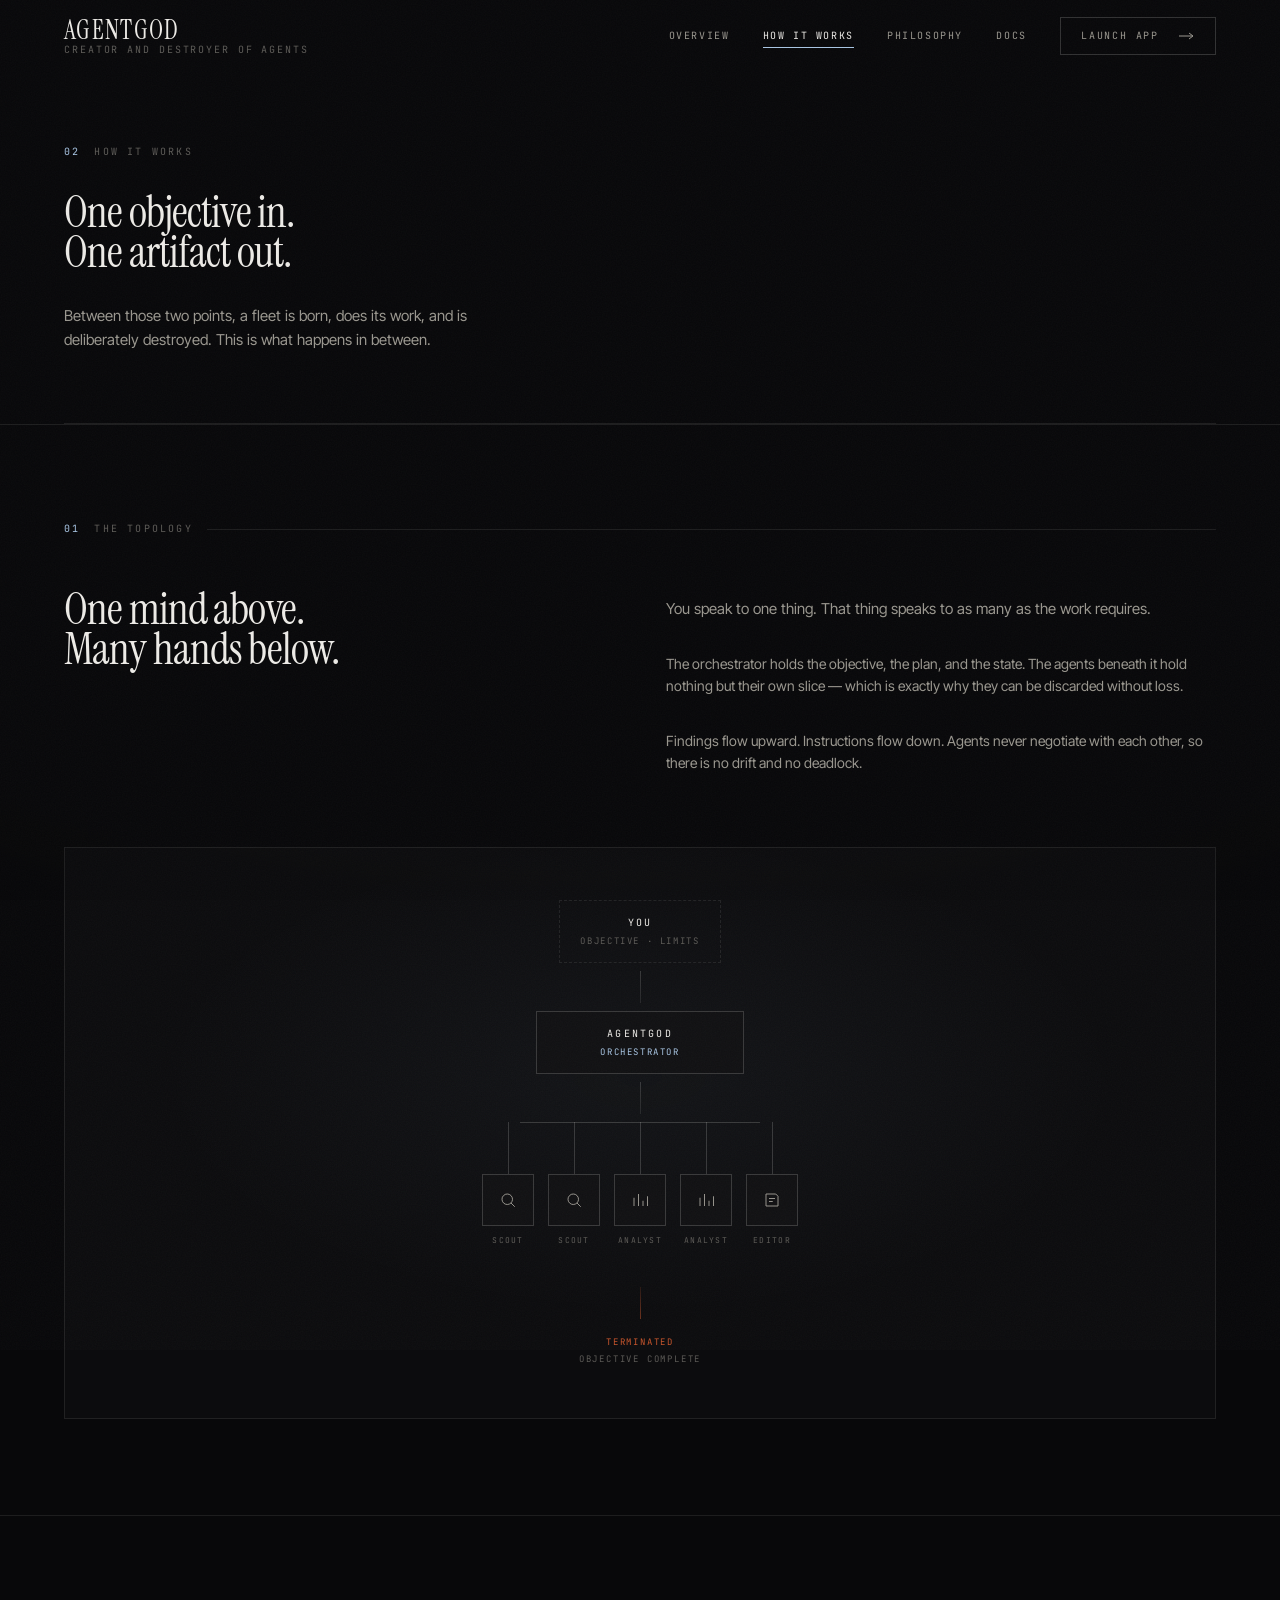
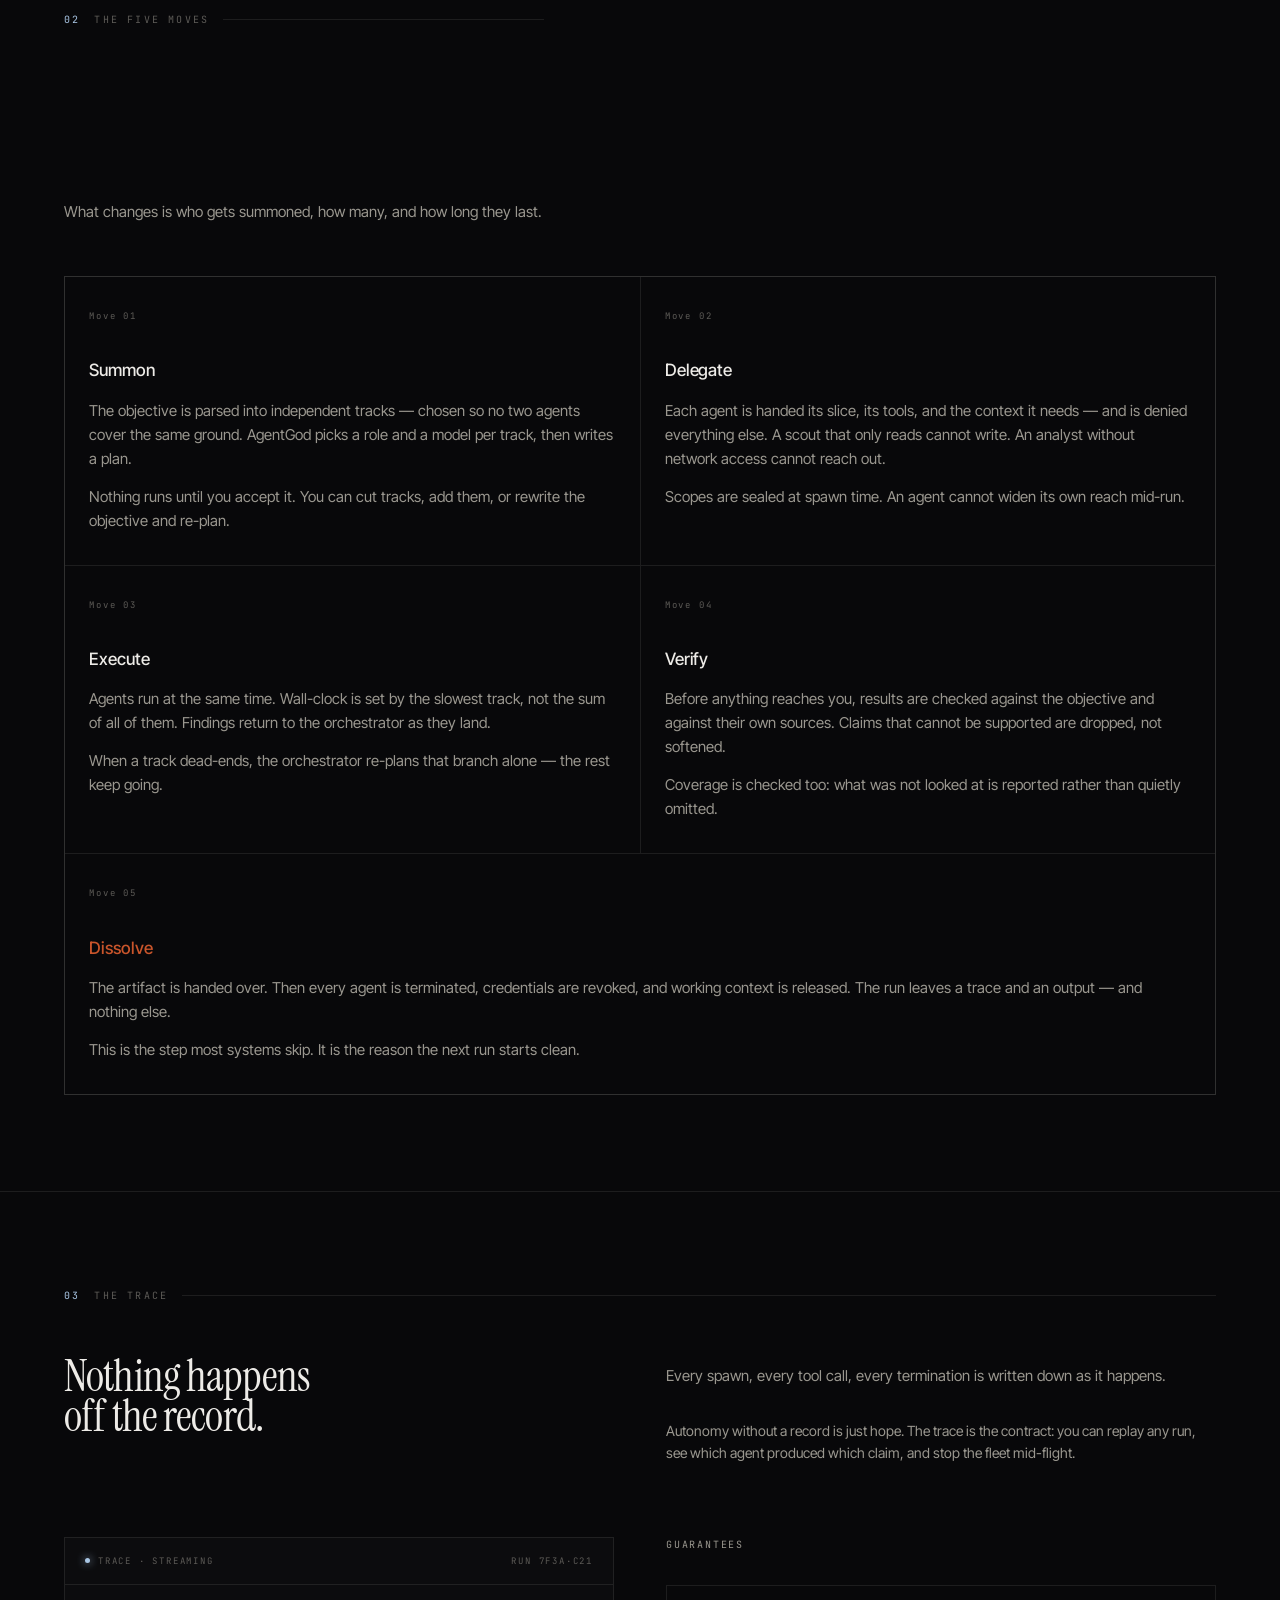
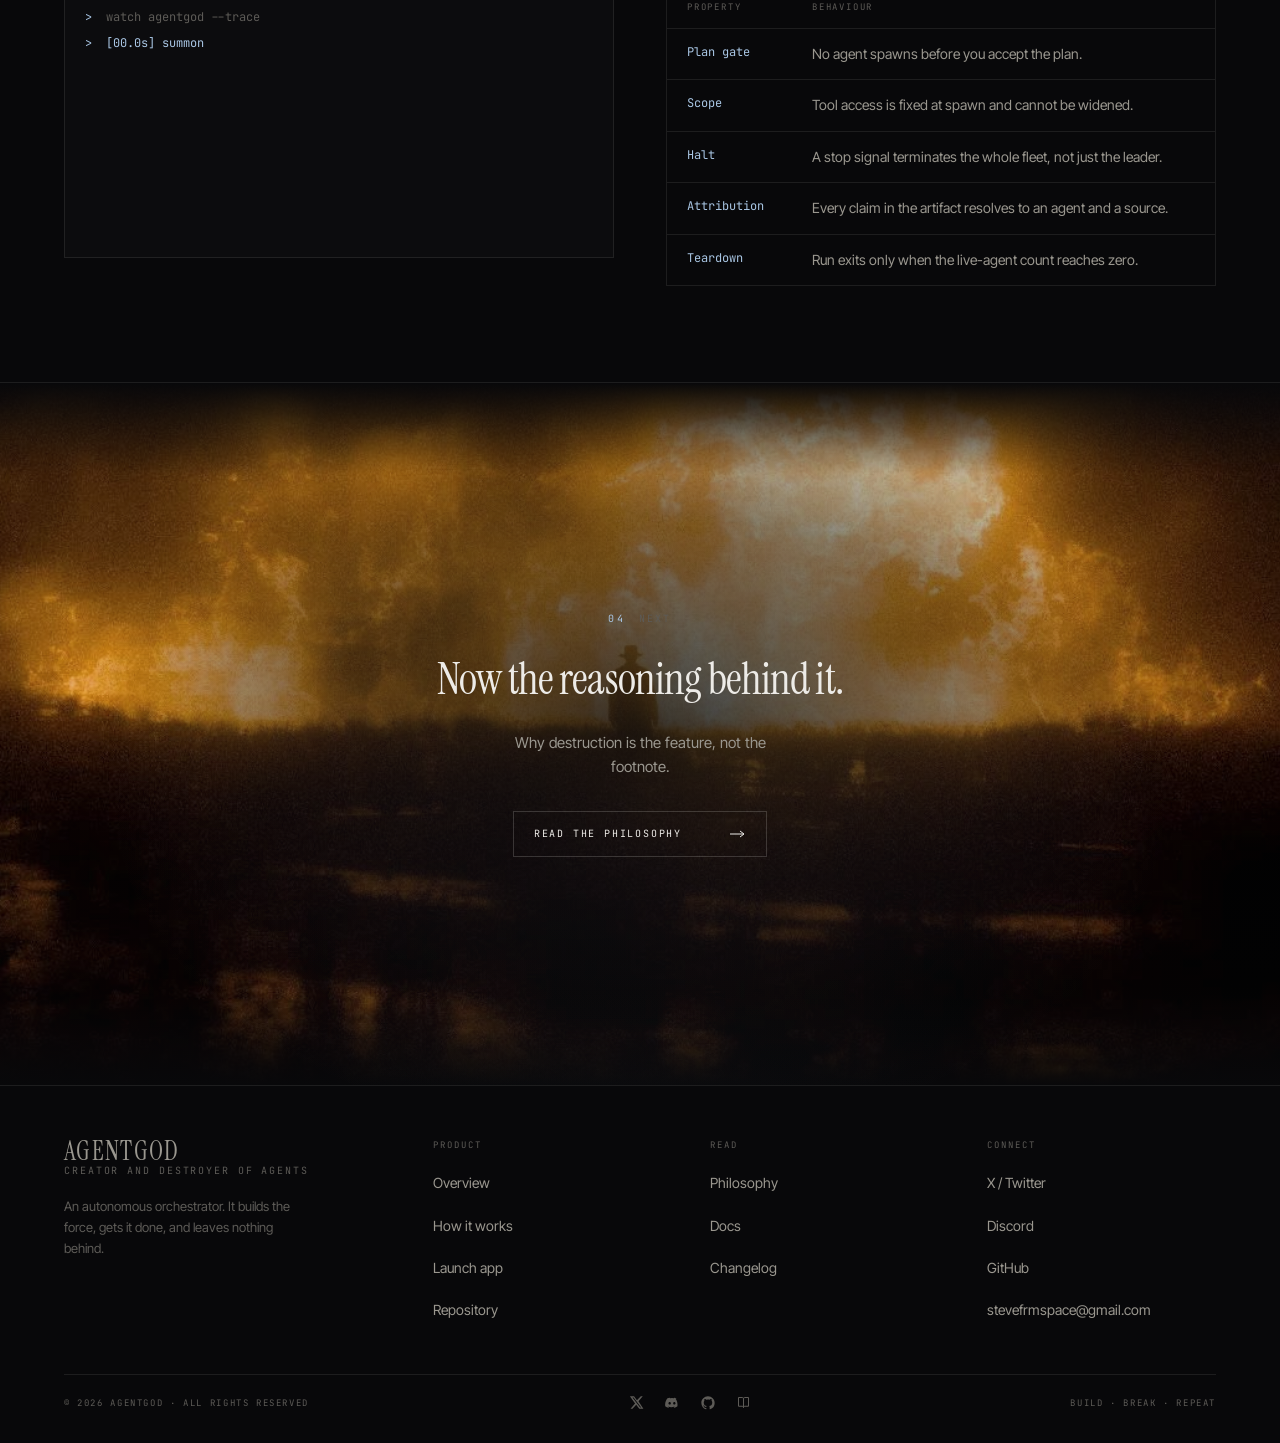
<file: how-it-works.html>
<!DOCTYPE html>
<html lang="en">
<head>
<meta charset="utf-8">
<meta name="viewport" content="width=device-width, initial-scale=1">
<title>How it works — AgentGod</title>
<meta name="description" content="One objective in, one artifact out. The topology, the five moves, and the trace behind every AgentGod run.">
<meta name="theme-color" content="#08080A">
<meta property="og:title" content="How it works — AgentGod">
<meta property="og:description" content="One objective in, one artifact out. The topology, the five moves, and the trace.">
<meta property="og:image" content="assets/og-card.jpg">
<meta name="twitter:card" content="summary_large_image">

<link rel="icon" href="assets/favicon.svg" type="image/svg+xml">
<link rel="preconnect" href="https://fonts.googleapis.com">
<link rel="preconnect" href="https://fonts.gstatic.com" crossorigin>
<link href="https://fonts.googleapis.com/css2?family=Instrument+Serif:ital@0;1&family=Inter+Tight:wght@300;400;500&family=JetBrains+Mono:wght@400&display=swap" rel="stylesheet">
<link rel="stylesheet" href="css/main.css">
<script>document.documentElement.className+=" js";</script>

</head>
<body>

<div class="atmosphere" aria-hidden="true">
  <div class="atmosphere__grain"></div>
  <div class="atmosphere__vignette"></div>
</div>

<header class="nav">
  <div class="nav__inner">
    <a class="wordmark" href="index.html" aria-label="AgentGod — home">
      <span class="wordmark__name">AgentGod</span>
      <span class="wordmark__sub">Creator and Destroyer of Agents</span>
    </a>

    <nav class="nav__links" id="nav-links" aria-label="Primary">
      <a class="nav__link" href="index.html">Overview</a>
      <a class="nav__link" href="how-it-works.html" aria-current="page">How it works</a>
      <a class="nav__link" href="philosophy.html">Philosophy</a>
      <a class="nav__link" href="docs.html">Docs</a>
      <a class="nav__link btn btn--compact" href="https://github.com/uditstocks/AgentGOD" target="_blank" rel="noopener noreferrer">
        <span>Launch app</span>
        <svg class="btn__arrow" width="16" height="8" viewBox="0 0 16 8" fill="none" aria-hidden="true"><path d="M0 4h14M10 1l4 3-4 3" stroke="currentColor"/></svg>
      </a>
    </nav>

    <button class="nav__toggle" type="button" aria-expanded="false" aria-controls="nav-links" aria-label="Toggle menu">
      <span></span><span></span>
    </button>
  </div>
</header>

<main>

  <!-- ==================================================================
       PAGE HEAD
       ================================================================== -->
  <section class="pagehead">
    <div class="shell">
      <p class="eyebrow eyebrow--bare" data-reveal="0">
        <span class="eyebrow__index">02</span>
        <span>How it works</span>
      </p>
      <h1 class="display display--1 pagehead__title" data-reveal="1">
        One objective in.<br>One artifact out.
      </h1>
      <p class="lede pagehead__lede" data-reveal="2">
        Between those two points, a fleet is born, does its work, and is
        deliberately destroyed. This is what happens in between.
      </p>
    </div>
  </section>

  <!-- ==================================================================
       01 — TOPOLOGY
       ================================================================== -->
  <section class="section" id="topology">
    <div class="shell">
      <div class="head">
        <p class="eyebrow head__eyebrow" data-reveal="0">
          <span class="eyebrow__index">01</span>
          <span>The topology</span>
        </p>
        <h2 class="display display--1 head__title" data-reveal="1">
          One mind above.<br>Many hands below.
        </h2>
        <div class="head__aside stack-5" data-reveal="2">
          <p class="lede">
            You speak to one thing. That thing speaks to as many as the work
            requires.
          </p>
          <p class="body-dim">
            The orchestrator holds the objective, the plan, and the state. The
            agents beneath it hold nothing but their own slice — which is exactly
            why they can be discarded without loss.
          </p>
          <p class="body-dim">
            Findings flow upward. Instructions flow down. Agents never negotiate
            with each other, so there is no drift and no deadlock.
          </p>
        </div>
      </div>

      <div class="diagram mt-8" data-reveal="0">
        <div class="node node--you">
          <span class="node__name">You</span>
          <span class="node__role">Objective · limits</span>
        </div>
        <div class="wire"></div>

        <div class="node">
          <span class="node__name">AgentGod</span>
          <span class="node__role">Orchestrator</span>
        </div>
        <div class="wire"></div>

        <div class="fanout">
          <div class="worker">
            <div class="worker__box">
              <svg width="18" height="18" viewBox="0 0 24 24" fill="none" stroke="currentColor" stroke-width="1.3" aria-hidden="true"><circle cx="11" cy="11" r="7"/><path d="M16 16l5 5"/></svg>
            </div>
            <span class="worker__label">Scout</span>
          </div>
          <div class="worker">
            <div class="worker__box">
              <svg width="18" height="18" viewBox="0 0 24 24" fill="none" stroke="currentColor" stroke-width="1.3" aria-hidden="true"><circle cx="11" cy="11" r="7"/><path d="M16 16l5 5"/></svg>
            </div>
            <span class="worker__label">Scout</span>
          </div>
          <div class="worker">
            <div class="worker__box">
              <svg width="18" height="18" viewBox="0 0 24 24" fill="none" stroke="currentColor" stroke-width="1.3" aria-hidden="true"><path d="M4 20V9M10 20V4M16 20v-7M22 20V7"/></svg>
            </div>
            <span class="worker__label">Analyst</span>
          </div>
          <div class="worker">
            <div class="worker__box">
              <svg width="18" height="18" viewBox="0 0 24 24" fill="none" stroke="currentColor" stroke-width="1.3" aria-hidden="true"><path d="M4 20V9M10 20V4M16 20v-7M22 20V7"/></svg>
            </div>
            <span class="worker__label">Analyst</span>
          </div>
          <div class="worker">
            <div class="worker__box">
              <svg width="18" height="18" viewBox="0 0 24 24" fill="none" stroke="currentColor" stroke-width="1.3" aria-hidden="true"><path d="M4 4h13l3 3v13H4z"/><path d="M8 10h8M8 14h5"/></svg>
            </div>
            <span class="worker__label">Editor</span>
          </div>
        </div>

        <div class="wire wire--destroy mt-5"></div>
        <div class="terminated">
          <span>Terminated</span>
          <span>Objective complete</span>
        </div>
      </div>
    </div>
  </section>

  <!-- ==================================================================
       02 — THE FIVE MOVES
       ================================================================== -->
  <section class="section" id="moves">
    <div class="shell">
      <div class="head head--stack">
        <p class="eyebrow head__eyebrow" data-reveal="0">
          <span class="eyebrow__index">02</span>
          <span>The five moves</span>
        </p>
        <h2 class="display display--1 head__title" data-reveal="1">
          The sequence<br>never changes.
        </h2>
        <p class="lede head__aside" data-reveal="2">
          What changes is who gets summoned, how many, and how long they last.
        </p>
      </div>

      <div class="grid grid--2">
        <div class="card" data-reveal="0">
          <span class="card__index">Move 01</span>
          <h3 class="card__title">Summon</h3>
          <p class="card__text">
            The objective is parsed into independent tracks — chosen so no two
            agents cover the same ground. AgentGod picks a role and a model per
            track, then writes a plan.
          </p>
          <p class="card__text body-faint">
            Nothing runs until you accept it. You can cut tracks, add them, or
            rewrite the objective and re-plan.
          </p>
        </div>

        <div class="card" data-reveal="1">
          <span class="card__index">Move 02</span>
          <h3 class="card__title">Delegate</h3>
          <p class="card__text">
            Each agent is handed its slice, its tools, and the context it needs —
            and is denied everything else. A scout that only reads cannot write.
            An analyst without network access cannot reach out.
          </p>
          <p class="card__text body-faint">
            Scopes are sealed at spawn time. An agent cannot widen its own reach
            mid-run.
          </p>
        </div>

        <div class="card" data-reveal="2">
          <span class="card__index">Move 03</span>
          <h3 class="card__title">Execute</h3>
          <p class="card__text">
            Agents run at the same time. Wall-clock is set by the slowest track,
            not the sum of all of them. Findings return to the orchestrator as
            they land.
          </p>
          <p class="card__text body-faint">
            When a track dead-ends, the orchestrator re-plans that branch alone —
            the rest keep going.
          </p>
        </div>

        <div class="card" data-reveal="3">
          <span class="card__index">Move 04</span>
          <h3 class="card__title">Verify</h3>
          <p class="card__text">
            Before anything reaches you, results are checked against the
            objective and against their own sources. Claims that cannot be
            supported are dropped, not softened.
          </p>
          <p class="card__text body-faint">
            Coverage is checked too: what was not looked at is reported rather
            than quietly omitted.
          </p>
        </div>

        <div class="card card--wide" data-reveal="4">
          <span class="card__index">Move 05</span>
          <h3 class="card__title"><span class="ink-destroy">Dissolve</span></h3>
          <p class="card__text">
            The artifact is handed over. Then every agent is terminated,
            credentials are revoked, and working context is released. The run
            leaves a trace and an output — and nothing else.
          </p>
          <p class="card__text body-faint">
            This is the step most systems skip. It is the reason the next run
            starts clean.
          </p>
        </div>
      </div>
    </div>
  </section>

  <!-- ==================================================================
       03 — THE TRACE
       ================================================================== -->
  <section class="section" id="trace">
    <div class="shell">
      <div class="head">
        <p class="eyebrow head__eyebrow" data-reveal="0">
          <span class="eyebrow__index">03</span>
          <span>The trace</span>
        </p>
        <h2 class="display display--1 head__title" data-reveal="1">
          Nothing happens<br>off the record.
        </h2>
        <div class="head__aside stack-5" data-reveal="2">
          <p class="lede">
            Every spawn, every tool call, every termination is written down as it
            happens.
          </p>
          <p class="body-dim">
            Autonomy without a record is just hope. The trace is the contract:
            you can replay any run, see which agent produced which claim, and
            stop the fleet mid-flight.
          </p>
        </div>
      </div>

      <div class="split mt-8">
        <div class="terminal" data-reveal="0">
          <div class="terminal__bar">
            <span><i class="terminal__dot"></i> Trace · streaming</span>
            <span>run 7f3a·c21</span>
          </div>
          <div class="terminal__log" data-terminal="lifecycle" aria-label="Example run trace"></div>
        </div>

        <div data-reveal="1">
          <p class="label">Guarantees</p>
          <div class="table-wrap mt-5">
            <table class="table">
              <thead>
                <tr><th>Property</th><th>Behaviour</th></tr>
              </thead>
              <tbody>
                <tr><td>Plan gate</td><td>No agent spawns before you accept the plan.</td></tr>
                <tr><td>Scope</td><td>Tool access is fixed at spawn and cannot be widened.</td></tr>
                <tr><td>Halt</td><td>A stop signal terminates the whole fleet, not just the leader.</td></tr>
                <tr><td>Attribution</td><td>Every claim in the artifact resolves to an agent and a source.</td></tr>
                <tr><td>Teardown</td><td>Run exits only when the live-agent count reaches zero.</td></tr>
              </tbody>
            </table>
          </div>
        </div>
      </div>
    </div>
  </section>

  <!-- ==================================================================
       CTA
       ================================================================== -->
  <section class="cta">
    <div class="cta__stage" aria-hidden="true">
      <figure class="slot slot--bare" data-slot="Summon plate&#10;2400 × 1000 · wide, low-key&#10;assets/cta-plate.jpg">
        <img src="assets/cta-plate.jpg" alt="">
      </figure>
    </div>

    <div class="shell cta__body">
      <p class="eyebrow eyebrow--bare" data-reveal="0">
        <span class="eyebrow__index">04</span>
        <span>Next</span>
      </p>
      <h2 class="display display--1 cta__title" data-reveal="1">
        Now the reasoning behind it.
      </h2>
      <p class="lede w-34" data-reveal="2">
        Why destruction is the feature, not the footnote.
      </p>
      <div data-reveal="3">
        <a class="btn" href="philosophy.html">
          <span>Read the philosophy</span>
          <svg class="btn__arrow" width="16" height="8" viewBox="0 0 16 8" fill="none" aria-hidden="true"><path d="M0 4h14M10 1l4 3-4 3" stroke="currentColor"/></svg>
        </a>
      </div>
    </div>
  </section>

</main>

<footer class="footer">
  <div class="shell">
    <div class="footer__top">
      <div class="footer__col">
        <a class="wordmark" href="index.html">
          <span class="wordmark__name">AgentGod</span>
          <span class="wordmark__sub">Creator and Destroyer of Agents</span>
        </a>
        <p class="footer__note">
          An autonomous orchestrator. It builds the force, gets it done, and
          leaves nothing behind.
        </p>
      </div>

      <div class="footer__col">
        <p class="footer__heading">Product</p>
        <a href="index.html">Overview</a>
        <a href="how-it-works.html">How it works</a>
        <a href="https://github.com/uditstocks/AgentGOD" target="_blank" rel="noopener noreferrer">Launch app</a>
        <a href="https://github.com/uditstocks/AgentGOD" target="_blank" rel="noopener noreferrer">Repository</a>
      </div>

      <div class="footer__col">
        <p class="footer__heading">Read</p>
        <a href="philosophy.html">Philosophy</a>
        <a href="docs.html">Docs</a>
        <a href="docs.html#changelog">Changelog</a>
      </div>

      <div class="footer__col">
        <p class="footer__heading">Connect</p>
        <a href="https://x.com/_AgentGod" target="_blank" rel="noopener noreferrer">X / Twitter</a>
        <a href="https://discord.gg/zb5UKKkjJ" target="_blank" rel="noopener noreferrer">Discord</a>
        <a href="https://github.com/uditstocks/AgentGOD" target="_blank" rel="noopener noreferrer">GitHub</a>
        <a href="mailto:stevefrmspace@gmail.com">stevefrmspace@gmail.com</a>
      </div>
    </div>

    <div class="footer__bottom">
      <span>© <span data-year>2026</span> AgentGod · All rights reserved</span>

      <div class="socials">
        <a href="https://x.com/_AgentGod" target="_blank" rel="noopener noreferrer" aria-label="X">
          <svg width="15" height="15" viewBox="0 0 24 24" fill="currentColor" aria-hidden="true"><path d="M18.9 2H22l-6.8 7.8L23 22h-6.5l-5-6.6L5.6 22H2.5l7.2-8.3L1.4 2h6.6l4.7 6.2L18.9 2Zm-1.1 18h1.7L7.3 3.8H5.5L17.8 20Z"/></svg>
        </a>
        <a href="https://discord.gg/zb5UKKkjJ" target="_blank" rel="noopener noreferrer" aria-label="Discord">
          <svg width="16" height="16" viewBox="0 0 24 24" fill="currentColor" aria-hidden="true"><path d="M19.3 5.3A16.7 16.7 0 0 0 15.2 4l-.3.7a12.4 12.4 0 0 0-5.8 0L8.8 4a16.7 16.7 0 0 0-4.1 1.3C2.1 9.2 1.4 13 1.8 16.8a16.6 16.6 0 0 0 5 2.5l.6-1a10.9 10.9 0 0 1-1.8-.9l.4-.3a11.9 11.9 0 0 0 10 0l.4.3a11 11 0 0 1-1.8.9l.6 1a16.6 16.6 0 0 0 5-2.5c.5-4.4-.6-8.2-2.9-11.5ZM8.5 14.4c-1 0-1.8-.9-1.8-2s.8-2 1.8-2 1.8.9 1.8 2-.8 2-1.8 2Zm7 0c-1 0-1.8-.9-1.8-2s.8-2 1.8-2 1.8.9 1.8 2-.8 2-1.8 2Z"/></svg>
        </a>
        <a href="https://github.com/uditstocks/AgentGOD" target="_blank" rel="noopener noreferrer" aria-label="GitHub Repository">
          <svg width="16" height="16" viewBox="0 0 24 24" fill="currentColor" aria-hidden="true"><path d="M12 2C6.477 2 2 6.484 2 12.017c0 4.425 2.865 8.18 6.839 9.504.5.092.682-.217.682-.483 0-.237-.008-.868-.013-1.703-2.782.605-3.369-1.343-3.369-1.343-.454-1.158-1.11-1.466-1.11-1.466-.908-.62.069-.608.069-.608 1.003.07 1.53 1.032 1.53 1.032.892 1.53 2.341 1.088 2.91.832.092-.647.35-1.088.636-1.338-2.22-.253-4.555-1.113-4.555-4.951 0-1.093.39-1.988 1.029-2.688-.103-.253-.446-1.272.098-2.65 0 0 .84-.27 2.75 1.026A9.564 9.564 0 0 1 12 6.844c.85.004 1.705.115 2.504.337 1.909-1.296 2.747-1.027 2.747-1.027.546 1.379.202 2.398.1 2.651.64.7 1.028 1.595 1.028 2.688 0 3.848-2.339 4.695-4.566 4.943.359.309.678.92.678 1.855 0 1.338-.012 2.419-.012 2.747 0 .268.18.58.688.482A10.019 10.019 0 0 0 22 12.017C22 6.484 17.522 2 12 2Z"/></svg>
        </a>
        <a href="docs.html" aria-label="Docs">
          <svg width="15" height="15" viewBox="0 0 24 24" fill="none" stroke="currentColor" stroke-width="1.6" aria-hidden="true"><path d="M4 4h6a2 2 0 0 1 2 2v14a2 2 0 0 0-2-2H4V4Zm16 0h-6a2 2 0 0 0-2 2v14a2 2 0 0 1 2-2h6V4Z"/></svg>
        </a>
      </div>

      <span>Build · Break · Repeat</span>
    </div>
  </div>
</footer>

<script src="js/main.js"></script>
</body>
</html>
</file>
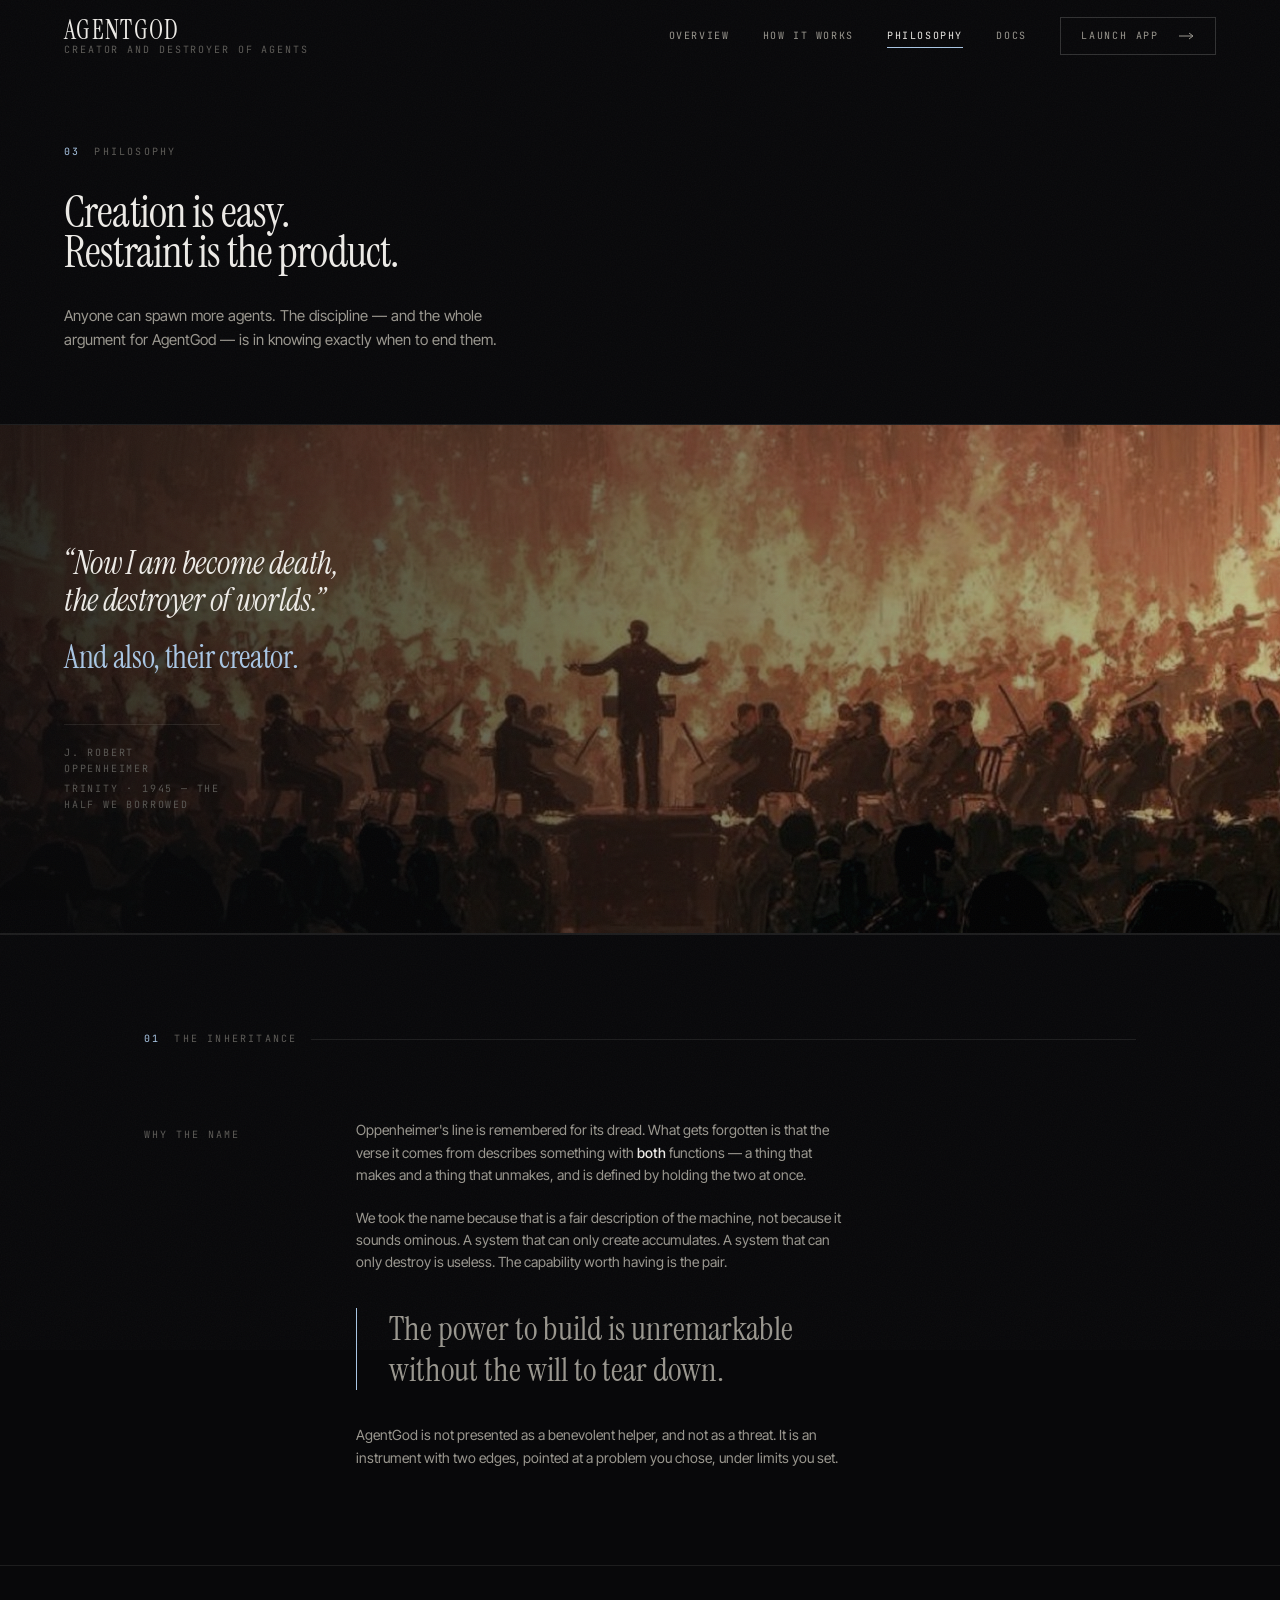
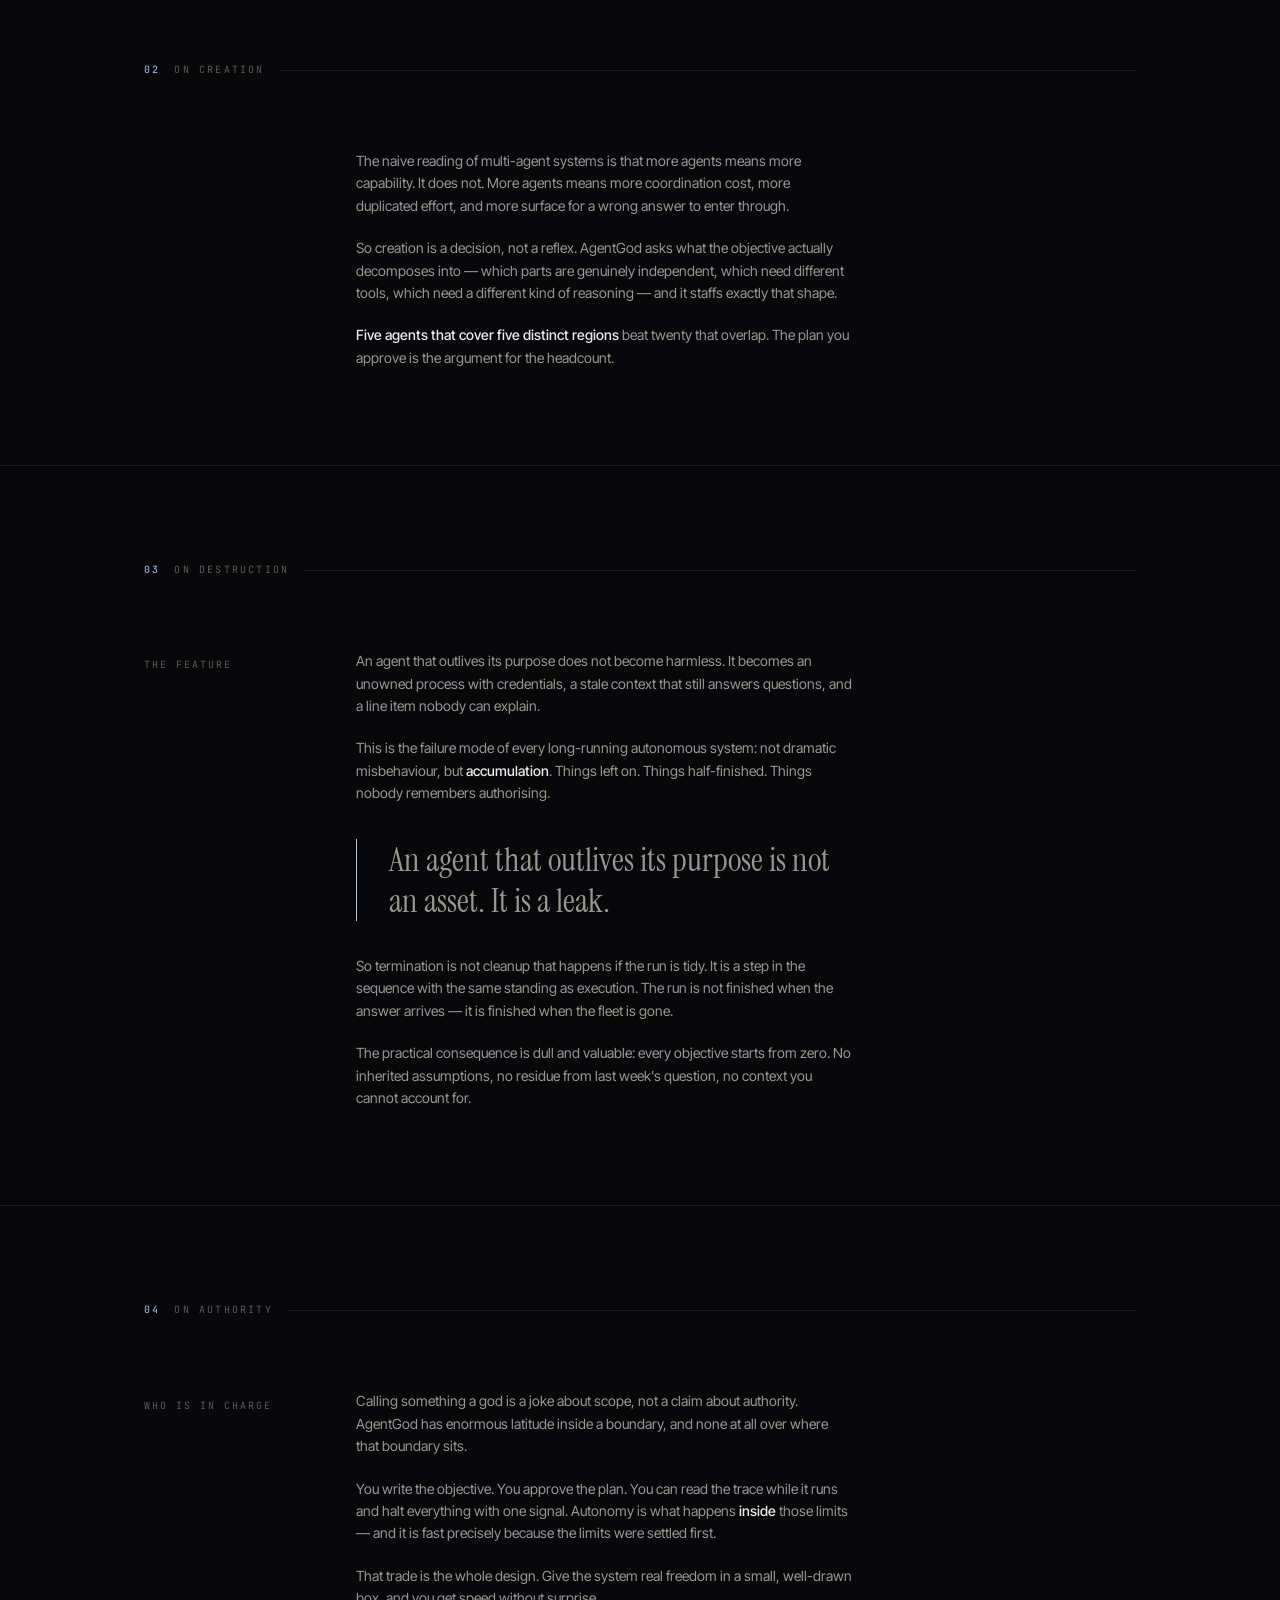
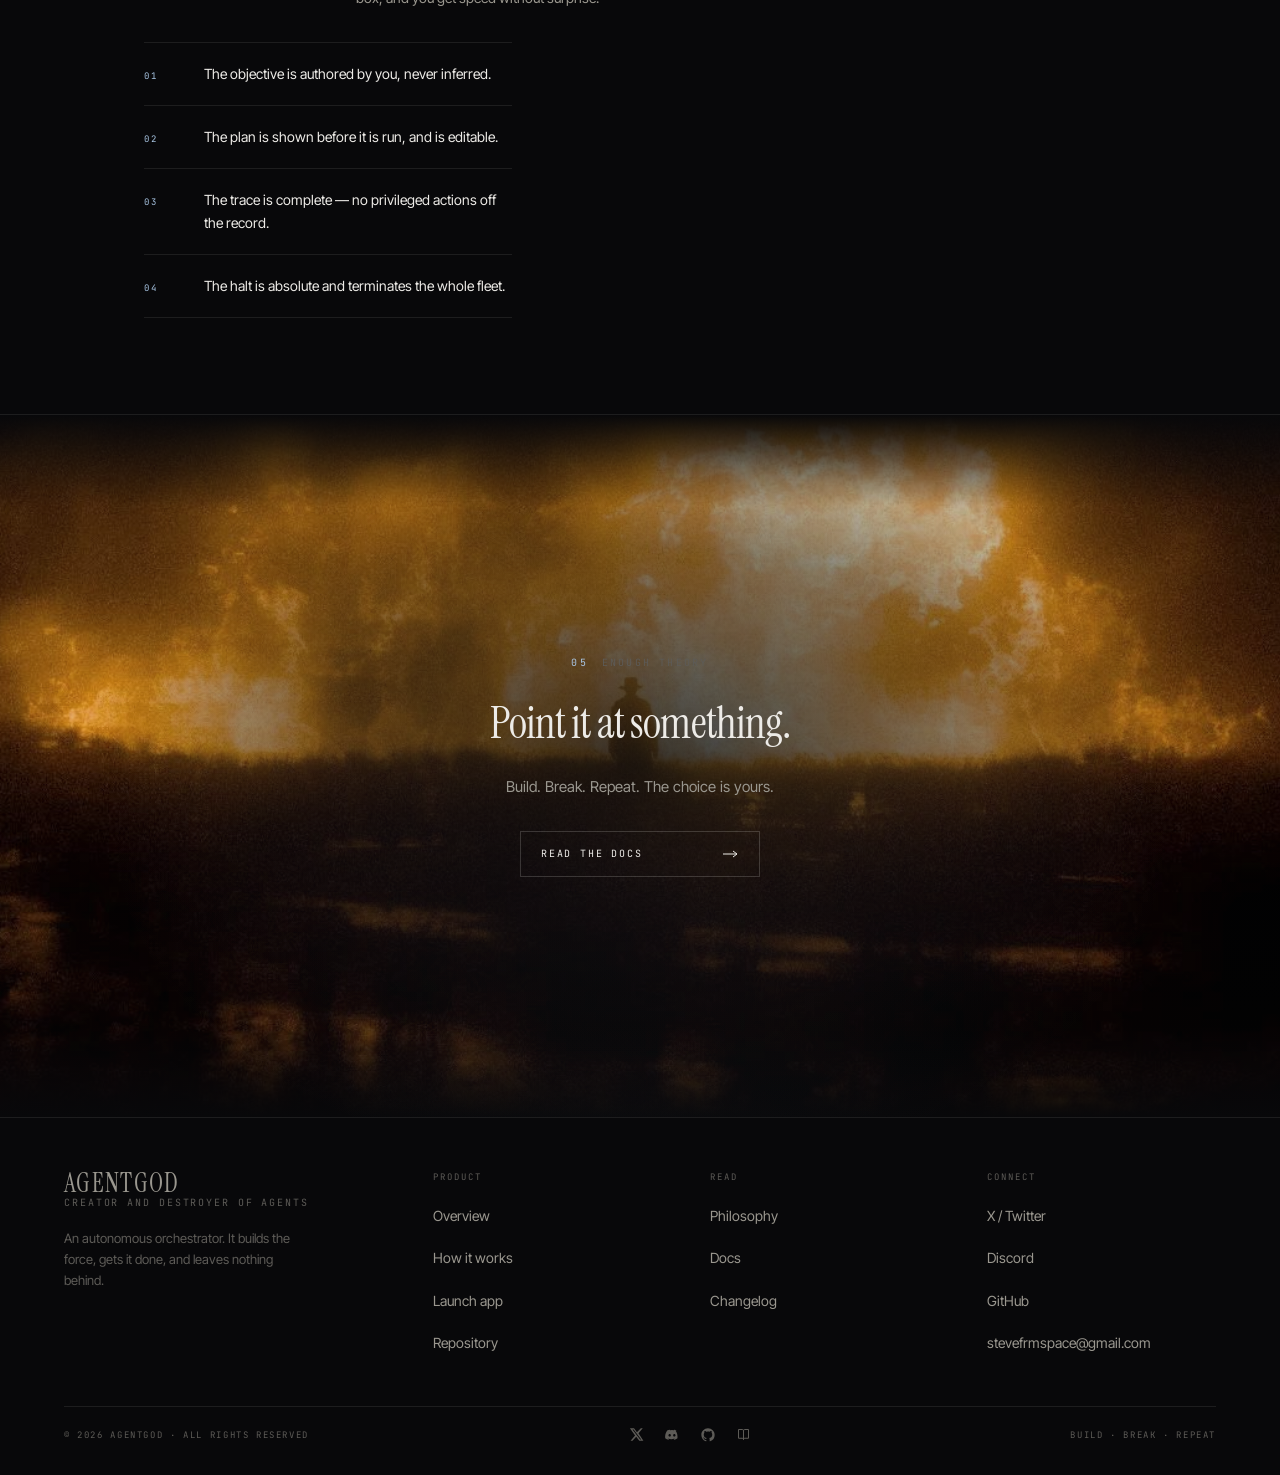
<file: philosophy.html>
<!DOCTYPE html>
<html lang="en">
<head>
<meta charset="utf-8">
<meta name="viewport" content="width=device-width, initial-scale=1">
<title>Philosophy — AgentGod</title>
<meta name="description" content="Creation is easy. Restraint is the product. Why AgentGod treats destruction as a first-class capability rather than a footnote.">
<meta name="theme-color" content="#08080A">
<meta property="og:title" content="Philosophy — AgentGod">
<meta property="og:description" content="Creation is easy. Restraint is the product.">
<meta property="og:image" content="assets/og-card.jpg">
<meta name="twitter:card" content="summary_large_image">

<link rel="icon" href="assets/favicon.svg" type="image/svg+xml">
<link rel="preconnect" href="https://fonts.googleapis.com">
<link rel="preconnect" href="https://fonts.gstatic.com" crossorigin>
<link href="https://fonts.googleapis.com/css2?family=Instrument+Serif:ital@0;1&family=Inter+Tight:wght@300;400;500&family=JetBrains+Mono:wght@400&display=swap" rel="stylesheet">
<link rel="stylesheet" href="css/main.css">
<script>document.documentElement.className+=" js";</script>

</head>
<body>

<div class="atmosphere" aria-hidden="true">
  <div class="atmosphere__grain"></div>
  <div class="atmosphere__vignette"></div>
</div>

<header class="nav">
  <div class="nav__inner">
    <a class="wordmark" href="index.html" aria-label="AgentGod — home">
      <span class="wordmark__name">AgentGod</span>
      <span class="wordmark__sub">Creator and Destroyer of Agents</span>
    </a>

    <nav class="nav__links" id="nav-links" aria-label="Primary">
      <a class="nav__link" href="index.html">Overview</a>
      <a class="nav__link" href="how-it-works.html">How it works</a>
      <a class="nav__link" href="philosophy.html" aria-current="page">Philosophy</a>
      <a class="nav__link" href="docs.html">Docs</a>
      <a class="nav__link btn btn--compact" href="https://github.com/uditstocks/AgentGOD" target="_blank" rel="noopener noreferrer">
        <span>Launch app</span>
        <svg class="btn__arrow" width="16" height="8" viewBox="0 0 16 8" fill="none" aria-hidden="true"><path d="M0 4h14M10 1l4 3-4 3" stroke="currentColor"/></svg>
      </a>
    </nav>

    <button class="nav__toggle" type="button" aria-expanded="false" aria-controls="nav-links" aria-label="Toggle menu">
      <span></span><span></span>
    </button>
  </div>
</header>

<main>

  <!-- ==================================================================
       PAGE HEAD
       ================================================================== -->
  <section class="pagehead pagehead--flush">
    <div class="shell">
      <p class="eyebrow eyebrow--bare" data-reveal="0">
        <span class="eyebrow__index">03</span>
        <span>Philosophy</span>
      </p>
      <h1 class="display display--1 pagehead__title" data-reveal="1">
        Creation is easy.<br>Restraint is the product.
      </h1>
      <p class="lede pagehead__lede" data-reveal="2">
        Anyone can spawn more agents. The discipline — and the whole argument for
        AgentGod — is in knowing exactly when to end them.
      </p>
    </div>
  </section>

  <!-- ==================================================================
       QUOTE
       ================================================================== -->
  <section class="quote">
    <div class="quote__stage" aria-hidden="true">
      <figure class="slot slot--bare" data-slot="Quote plate&#10;2400 × 1200 · desaturated, wide&#10;assets/quote-plate.jpg">
        <img src="assets/quote-plate.jpg" alt="">
      </figure>
    </div>

    <div class="shell quote__body">
      <blockquote class="quote__mark" data-reveal="0">
        “Now I am become death, the destroyer of worlds.”
        <span class="quote__coda">And also, their creator.</span>
      </blockquote>
      <div class="quote__cite" data-reveal="1">
        <span>J. Robert Oppenheimer</span>
        <span class="body-faint">Trinity · 1945 — the half we borrowed</span>
      </div>
    </div>
  </section>

  <!-- ==================================================================
       01 — THE INHERITANCE
       ================================================================== -->
  <section class="section" id="inheritance">
    <div class="shell shell--narrow">
      <p class="eyebrow" data-reveal="0">
        <span class="eyebrow__index">01</span>
        <span>The inheritance</span>
      </p>

      <div class="essay mt-8">
        <p class="essay__mark" data-reveal="0">Why the name</p>
        <div class="essay__body" data-reveal="1">
          <p>
            Oppenheimer's line is remembered for its dread. What gets forgotten is
            that the verse it comes from describes something with <strong>both</strong>
            functions — a thing that makes and a thing that unmakes, and is
            defined by holding the two at once.
          </p>
          <p>
            We took the name because that is a fair description of the machine, not
            because it sounds ominous. A system that can only create accumulates.
            A system that can only destroy is useless. The capability worth having
            is the pair.
          </p>
          <p class="pull">
            The power to build is unremarkable without the will to tear down.
          </p>
          <p>
            AgentGod is not presented as a benevolent helper, and not as a threat.
            It is an instrument with two edges, pointed at a problem you chose,
            under limits you set.
          </p>
        </div>
      </div>
    </div>
  </section>

  <!-- ==================================================================
       02 — ON CREATION
       ================================================================== -->
  <section class="section" id="creation">
    <div class="shell shell--narrow">
      <p class="eyebrow" data-reveal="0">
        <span class="eyebrow__index">02</span>
        <span>On creation</span>
      </p>

      <div class="essay mt-8">
        <p class="essay__mark" data-reveal="0">Fit, not volume</p>
        <div class="essay__body" data-reveal="1">
          <p>
            The naive reading of multi-agent systems is that more agents means
            more capability. It does not. More agents means more coordination
            cost, more duplicated effort, and more surface for a wrong answer to
            enter through.
          </p>
          <p>
            So creation is a decision, not a reflex. AgentGod asks what the
            objective actually decomposes into — which parts are genuinely
            independent, which need different tools, which need a different kind
            of reasoning — and it staffs exactly that shape.
          </p>
          <p>
            <strong>Five agents that cover five distinct regions</strong> beat
            twenty that overlap. The plan you approve is the argument for the
            headcount.
          </p>
        </div>
      </div>
    </div>
  </section>

  <!-- ==================================================================
       03 — ON DESTRUCTION
       ================================================================== -->
  <section class="section" id="destruction">
    <div class="shell shell--narrow">
      <p class="eyebrow" data-reveal="0">
        <span class="eyebrow__index">03</span>
        <span>On destruction</span>
      </p>

      <div class="essay mt-8">
        <p class="essay__mark" data-reveal="0">The feature</p>
        <div class="essay__body" data-reveal="1">
          <p>
            An agent that outlives its purpose does not become harmless. It
            becomes an unowned process with credentials, a stale context that
            still answers questions, and a line item nobody can explain.
          </p>
          <p>
            This is the failure mode of every long-running autonomous system: not
            dramatic misbehaviour, but <strong>accumulation</strong>. Things left
            on. Things half-finished. Things nobody remembers authorising.
          </p>
          <p class="pull">
            An agent that outlives its purpose is not an asset. It is a leak.
          </p>
          <p>
            So termination is not cleanup that happens if the run is tidy. It is a
            step in the sequence with the same standing as execution. The run is
            not finished when the answer arrives — it is finished when the fleet
            is gone.
          </p>
          <p>
            The practical consequence is dull and valuable: every objective starts
            from zero. No inherited assumptions, no residue from last week's
            question, no context you cannot account for.
          </p>
        </div>
      </div>
    </div>
  </section>

  <!-- ==================================================================
       04 — ON AUTHORITY
       ================================================================== -->
  <section class="section" id="authority">
    <div class="shell shell--narrow">
      <p class="eyebrow" data-reveal="0">
        <span class="eyebrow__index">04</span>
        <span>On authority</span>
      </p>

      <div class="essay mt-8">
        <p class="essay__mark" data-reveal="0">Who is in charge</p>
        <div class="essay__body" data-reveal="1">
          <p>
            Calling something a god is a joke about scope, not a claim about
            authority. AgentGod has enormous latitude inside a boundary, and none
            at all over where that boundary sits.
          </p>
          <p>
            You write the objective. You approve the plan. You can read the trace
            while it runs and halt everything with one signal. Autonomy is what
            happens <strong>inside</strong> those limits — and it is fast
            precisely because the limits were settled first.
          </p>
          <p>
            That trade is the whole design. Give the system real freedom in a
            small, well-drawn box, and you get speed without surprise.
          </p>
        </div>
      </div>

      <ul class="assertions mt-8" data-reveal="0">
        <li><span class="assertions__key">01</span><span>The objective is authored by you, never inferred.</span></li>
        <li><span class="assertions__key">02</span><span>The plan is shown before it is run, and is editable.</span></li>
        <li><span class="assertions__key">03</span><span>The trace is complete — no privileged actions off the record.</span></li>
        <li><span class="assertions__key">04</span><span>The halt is absolute and terminates the whole fleet.</span></li>
      </ul>
    </div>
  </section>

  <!-- ==================================================================
       CTA
       ================================================================== -->
  <section class="cta">
    <div class="cta__stage" aria-hidden="true">
      <figure class="slot slot--bare" data-slot="Summon plate&#10;2400 × 1000 · wide, low-key&#10;assets/cta-plate.jpg">
        <img src="assets/cta-plate.jpg" alt="">
      </figure>
    </div>

    <div class="shell cta__body">
      <p class="eyebrow eyebrow--bare" data-reveal="0">
        <span class="eyebrow__index">05</span>
        <span>Enough theory</span>
      </p>
      <h2 class="display display--1 cta__title" data-reveal="1">
        Point it at something.
      </h2>
      <p class="lede w-34" data-reveal="2">
        Build. Break. Repeat. The choice is yours.
      </p>
      <div data-reveal="3">
        <a class="btn" href="docs.html">
          <span>Read the docs</span>
          <svg class="btn__arrow" width="16" height="8" viewBox="0 0 16 8" fill="none" aria-hidden="true"><path d="M0 4h14M10 1l4 3-4 3" stroke="currentColor"/></svg>
        </a>
      </div>
    </div>
  </section>

</main>

<footer class="footer">
  <div class="shell">
    <div class="footer__top">
      <div class="footer__col">
        <a class="wordmark" href="index.html">
          <span class="wordmark__name">AgentGod</span>
          <span class="wordmark__sub">Creator and Destroyer of Agents</span>
        </a>
        <p class="footer__note">
          An autonomous orchestrator. It builds the force, gets it done, and
          leaves nothing behind.
        </p>
      </div>

      <div class="footer__col">
        <p class="footer__heading">Product</p>
        <a href="index.html">Overview</a>
        <a href="how-it-works.html">How it works</a>
        <a href="https://github.com/uditstocks/AgentGOD" target="_blank" rel="noopener noreferrer">Launch app</a>
        <a href="https://github.com/uditstocks/AgentGOD" target="_blank" rel="noopener noreferrer">Repository</a>
      </div>

      <div class="footer__col">
        <p class="footer__heading">Read</p>
        <a href="philosophy.html">Philosophy</a>
        <a href="docs.html">Docs</a>
        <a href="docs.html#changelog">Changelog</a>
      </div>

      <div class="footer__col">
        <p class="footer__heading">Connect</p>
        <a href="https://x.com/_AgentGod" target="_blank" rel="noopener noreferrer">X / Twitter</a>
        <a href="https://discord.gg/zb5UKKkjJ" target="_blank" rel="noopener noreferrer">Discord</a>
        <a href="https://github.com/uditstocks/AgentGOD" target="_blank" rel="noopener noreferrer">GitHub</a>
        <a href="mailto:stevefrmspace@gmail.com">stevefrmspace@gmail.com</a>
      </div>
    </div>

    <div class="footer__bottom">
      <span>© <span data-year>2026</span> AgentGod · All rights reserved</span>

      <div class="socials">
        <a href="https://x.com/_AgentGod" target="_blank" rel="noopener noreferrer" aria-label="X">
          <svg width="15" height="15" viewBox="0 0 24 24" fill="currentColor" aria-hidden="true"><path d="M18.9 2H22l-6.8 7.8L23 22h-6.5l-5-6.6L5.6 22H2.5l7.2-8.3L1.4 2h6.6l4.7 6.2L18.9 2Zm-1.1 18h1.7L7.3 3.8H5.5L17.8 20Z"/></svg>
        </a>
        <a href="https://discord.gg/zb5UKKkjJ" target="_blank" rel="noopener noreferrer" aria-label="Discord">
          <svg width="16" height="16" viewBox="0 0 24 24" fill="currentColor" aria-hidden="true"><path d="M19.3 5.3A16.7 16.7 0 0 0 15.2 4l-.3.7a12.4 12.4 0 0 0-5.8 0L8.8 4a16.7 16.7 0 0 0-4.1 1.3C2.1 9.2 1.4 13 1.8 16.8a16.6 16.6 0 0 0 5 2.5l.6-1a10.9 10.9 0 0 1-1.8-.9l.4-.3a11.9 11.9 0 0 0 10 0l.4.3a11 11 0 0 1-1.8.9l.6 1a16.6 16.6 0 0 0 5-2.5c.5-4.4-.6-8.2-2.9-11.5ZM8.5 14.4c-1 0-1.8-.9-1.8-2s.8-2 1.8-2 1.8.9 1.8 2-.8 2-1.8 2Zm7 0c-1 0-1.8-.9-1.8-2s.8-2 1.8-2 1.8.9 1.8 2-.8 2-1.8 2Z"/></svg>
        </a>
        <a href="https://github.com/uditstocks/AgentGOD" target="_blank" rel="noopener noreferrer" aria-label="GitHub Repository">
          <svg width="16" height="16" viewBox="0 0 24 24" fill="currentColor" aria-hidden="true"><path d="M12 2C6.477 2 2 6.484 2 12.017c0 4.425 2.865 8.18 6.839 9.504.5.092.682-.217.682-.483 0-.237-.008-.868-.013-1.703-2.782.605-3.369-1.343-3.369-1.343-.454-1.158-1.11-1.466-1.11-1.466-.908-.62.069-.608.069-.608 1.003.07 1.53 1.032 1.53 1.032.892 1.53 2.341 1.088 2.91.832.092-.647.35-1.088.636-1.338-2.22-.253-4.555-1.113-4.555-4.951 0-1.093.39-1.988 1.029-2.688-.103-.253-.446-1.272.098-2.65 0 0 .84-.27 2.75 1.026A9.564 9.564 0 0 1 12 6.844c.85.004 1.705.115 2.504.337 1.909-1.296 2.747-1.027 2.747-1.027.546 1.379.202 2.398.1 2.651.64.7 1.028 1.595 1.028 2.688 0 3.848-2.339 4.695-4.566 4.943.359.309.678.92.678 1.855 0 1.338-.012 2.419-.012 2.747 0 .268.18.58.688.482A10.019 10.019 0 0 0 22 12.017C22 6.484 17.522 2 12 2Z"/></svg>
        </a>
        <a href="docs.html" aria-label="Docs">
          <svg width="15" height="15" viewBox="0 0 24 24" fill="none" stroke="currentColor" stroke-width="1.6" aria-hidden="true"><path d="M4 4h6a2 2 0 0 1 2 2v14a2 2 0 0 0-2-2H4V4Zm16 0h-6a2 2 0 0 0-2 2v14a2 2 0 0 1 2-2h6V4Z"/></svg>
        </a>
      </div>

      <span>Build · Break · Repeat</span>
    </div>
  </div>
</footer>

<script src="js/main.js"></script>
</body>
</html>
</file>
<file: css/main.css>
/* ==========================================================================
   AGENTGOD — Design System
   Creator and Destroyer of Agents
   --------------------------------------------------------------------------
   1.  Tokens            13. Quote
   2.  Reset             14. Terminal
   3.  Atmosphere        15. Diagram
   4.  Layout            16. Grids & cards
   5.  Typography        17. Gallery
   6.  Nav               18. CTA
   7.  Buttons           19. Footer
   8.  Asset slots       20. Scroll reveal
   9.  Hero              21. Page header
   10. Marquee           22. Docs
   11. Section head      23. Editorial
   12. Duality           24. Responsive
   ========================================================================== */

/* --------------------------------------------------------------------------
   1. TOKENS
   -------------------------------------------------------------------------- */

:root {
  /* Surfaces — warm-neutral blacks, filmic rather than blue-black */
  --void:        #08080A;
  --ink:         #0C0C0E;
  --surface:     #111113;

  /* Text — off-white with a touch of warmth so it reads as film, not screen */
  --text:        #EDEBE7;
  --text-dim:    #9A978F;
  --text-faint:  #5D5B57;

  /* Hairlines */
  --line:        rgba(237, 235, 231, 0.09);
  --line-strong: rgba(237, 235, 231, 0.18);

  /* The duality. Cold light creates; ember destroys. */
  --create:      #A9C6E4;
  --create-dim:  rgba(169, 198, 228, 0.14);
  --destroy:     #C9552B;
  --destroy-dim: rgba(201, 85, 43, 0.14);

  /* Type */
  --font-display: "Instrument Serif", "Times New Roman", Georgia, serif;
  --font-sans:    "Inter Tight", "Inter", -apple-system, BlinkMacSystemFont, "Segoe UI", sans-serif;
  --font-mono:    "JetBrains Mono", ui-monospace, "SF Mono", Menlo, monospace;

  /* Fluid type scale */
  --t-h1:    clamp(1.875rem, 3.4vw, 3.125rem);
  --t-h2:    clamp(1.5rem, 2.4vw, 2.125rem);
  --t-h3:    clamp(1.0625rem, 1.25vw, 1.1875rem);
  --t-quote: clamp(1.375rem, 2.5vw, 2.375rem);
  --t-body:  clamp(0.875rem, 0.9vw, 0.9375rem);
  --t-micro: 0.625rem;

  /* Space */
  --s-1:  0.25rem;
  --s-2:  0.5rem;
  --s-3:  0.875rem;
  --s-4:  1.25rem;
  --s-5:  2rem;
  --s-6:  3rem;
  --s-7:  3.25rem;
  --s-8:  4.5rem;
  --s-9:  6rem;
  --s-10: 7.5rem;

  /* Layout */
  --gutter:    clamp(1.25rem, 5vw, 5rem);
  --measure:   1440px;
  --measure-n: 1120px;
  --prose:     62ch;

  /* Motion — slow, cinematic, no bounce */
  --ease:     cubic-bezier(0.22, 1, 0.36, 1);
  --ease-io:  cubic-bezier(0.65, 0, 0.35, 1);
  --dur:      0.6s;
  --dur-slow: 1.1s;

  --nav-h: 72px;
}

/* --------------------------------------------------------------------------
   2. RESET
   -------------------------------------------------------------------------- */

*, *::before, *::after { box-sizing: border-box; }

* { margin: 0; padding: 0; }

html {
  -webkit-text-size-adjust: 100%;
  scroll-behavior: smooth;
  scroll-padding-top: calc(var(--nav-h) + var(--s-5));
}

body {
  background: var(--void);
  color: var(--text);
  font-family: var(--font-sans);
  font-size: var(--t-body);
  line-height: 1.6;
  -webkit-font-smoothing: antialiased;
  -moz-osx-font-smoothing: grayscale;
  overflow-x: hidden;
}

img, svg, video, canvas { display: block; max-width: 100%; }
img { height: auto; }
button, input, select, textarea { font: inherit; color: inherit; }
button { background: none; border: 0; cursor: pointer; }
a { color: inherit; text-decoration: none; }
ul, ol { list-style: none; }

::selection { background: var(--create); color: var(--void); }

:focus-visible { outline: 1px solid var(--create); outline-offset: 3px; }

.visually-hidden {
  position: absolute;
  width: 1px; height: 1px;
  margin: -1px; padding: 0;
  overflow: hidden;
  clip-path: inset(50%);
  white-space: nowrap;
}

@media (prefers-reduced-motion: reduce) {
  html { scroll-behavior: auto; }
  *, *::before, *::after {
    animation-duration: 0.01ms !important;
    animation-iteration-count: 1 !important;
    transition-duration: 0.01ms !important;
  }
}

/* --------------------------------------------------------------------------
   3. ATMOSPHERE — grain + vignette, fixed above the page
   -------------------------------------------------------------------------- */

.atmosphere {
  position: fixed;
  inset: 0;
  z-index: 900;
  pointer-events: none;
}

.atmosphere__grain {
  position: absolute;
  inset: -50%;
  opacity: 0.035;
  background-image: url("data:image/svg+xml,%3Csvg xmlns='http://www.w3.org/2000/svg' width='240' height='240'%3E%3Cfilter id='n'%3E%3CfeTurbulence type='fractalNoise' baseFrequency='0.8' numOctaves='3' stitchTiles='stitch'/%3E%3C/filter%3E%3Crect width='240' height='240' filter='url(%23n)'/%3E%3C/svg%3E");
  animation: grain 800ms steps(4) infinite;
}

@keyframes grain {
  0%   { transform: translate(0, 0); }
  25%  { transform: translate(-2%, 1%); }
  50%  { transform: translate(1%, -2%); }
  75%  { transform: translate(-1%, -1%); }
  100% { transform: translate(0, 0); }
}

.atmosphere__vignette {
  position: absolute;
  inset: 0;
  background: radial-gradient(125% 95% at 50% 40%, transparent 52%, rgba(0, 0, 0, 0.3) 100%);
}

/* --------------------------------------------------------------------------
   4. LAYOUT PRIMITIVES
   -------------------------------------------------------------------------- */

.shell {
  width: 100%;
  max-width: var(--measure);
  margin-inline: auto;
  padding-inline: var(--gutter);
}

.shell--narrow { max-width: var(--measure-n); }

.section {
  position: relative;
  padding-block: var(--s-9);
  border-top: 1px solid var(--line);
}

.section--tight { padding-block: var(--s-8); }
.section--tall  { padding-block: var(--s-10); }
.section--seam  { border-top: 0; }

.prose { max-width: var(--prose); }

.rule { height: 1px; background: var(--line); border: 0; }

.stack-5 { display: flex; flex-direction: column; gap: var(--s-5); }

/* Two equal columns that collapse on small screens */
.split {
  display: grid;
  grid-template-columns: minmax(0, 1fr) minmax(0, 1fr);
  gap: var(--s-6) var(--s-7);
  align-items: start;
}

/* Utilities — deliberately few */
.line { display: block; }
.mt-5 { margin-top: var(--s-5); }
.mt-6 { margin-top: var(--s-6); }
.mt-8 { margin-top: var(--s-8); }
.w-34 { max-width: 34ch; }
.w-42 { max-width: 42ch; }

/* --------------------------------------------------------------------------
   5. TYPOGRAPHY
   -------------------------------------------------------------------------- */

.eyebrow {
  display: flex;
  align-items: center;
  gap: var(--s-3);
  font-family: var(--font-mono);
  font-size: var(--t-micro);
  letter-spacing: 0.22em;
  text-transform: uppercase;
  color: var(--text-faint);
}

.eyebrow::after {
  content: "";
  flex: 1;
  height: 1px;
  background: var(--line);
}

.eyebrow--bare::after { display: none; }
.eyebrow__index { color: var(--create); }

.display {
  font-family: var(--font-display);
  font-weight: 400;
  line-height: 0.92;
  letter-spacing: -0.02em;
  text-wrap: balance;
}

.display--1 { font-size: var(--t-h1); }

.heading {
  font-size: var(--t-h3);
  font-weight: 500;
  line-height: 1.25;
  letter-spacing: -0.01em;
}

.label {
  font-family: var(--font-mono);
  font-size: var(--t-micro);
  letter-spacing: 0.18em;
  text-transform: uppercase;
  color: var(--text-dim);
}

.lede {
  font-size: clamp(0.9375rem, 1.05vw, 1.0625rem);
  line-height: 1.6;
  color: var(--text-dim);
}

.body-dim   { color: var(--text-dim); }
.body-faint { color: var(--text-faint); }
.ink-create  { color: var(--create); }
.ink-destroy { color: var(--destroy); }
.italic { font-style: italic; }

/* --------------------------------------------------------------------------
   6. NAV
   -------------------------------------------------------------------------- */

.nav {
  position: fixed;
  top: 0; left: 0; right: 0;
  z-index: 800;
  height: var(--nav-h);
  display: flex;
  align-items: center;
  border-bottom: 1px solid transparent;
  transition: background var(--dur) var(--ease), border-color var(--dur) var(--ease);
}

.nav.is-stuck {
  background: rgba(8, 8, 10, 0.72);
  backdrop-filter: blur(14px) saturate(140%);
  -webkit-backdrop-filter: blur(14px) saturate(140%);
  border-bottom-color: var(--line);
}

.nav__inner {
  width: 100%;
  max-width: var(--measure);
  margin-inline: auto;
  padding-inline: var(--gutter);
  display: flex;
  align-items: center;
  justify-content: space-between;
  gap: var(--s-5);
}

.wordmark { display: flex; flex-direction: column; gap: 2px; line-height: 1; }

.wordmark__name {
  font-family: var(--font-display);
  font-size: 1.625rem;
  line-height: 1;
  letter-spacing: 0.05em;
  text-transform: uppercase;
}

.wordmark__sub {
  font-family: var(--font-mono);
  font-size: 0.625rem;
  letter-spacing: 0.19em;
  text-transform: uppercase;
  color: var(--text-faint);
}

.nav__links {
  display: flex;
  align-items: center;
  gap: clamp(1.25rem, 2.6vw, 2.5rem);
}

.nav__link {
  position: relative;
  padding-block: 4px;
  font-family: var(--font-mono);
  font-size: var(--t-micro);
  letter-spacing: 0.16em;
  text-transform: uppercase;
  color: var(--text-dim);
  transition: color var(--dur) var(--ease);
}

.nav__link::after {
  content: "";
  position: absolute;
  left: 0; bottom: 0;
  width: 0; height: 1px;
  background: var(--create);
  transition: width var(--dur) var(--ease);
}

.nav__link:hover { color: var(--text); }
.nav__link:hover::after,
.nav__link[aria-current="page"]::after { width: 100%; }
.nav__link[aria-current="page"] { color: var(--text); }

.nav__toggle {
  display: none;
  position: relative;
  width: 40px; height: 40px;
  margin-right: -8px;
}

.nav__toggle span {
  position: absolute;
  left: 9px;
  width: 22px; height: 1px;
  background: var(--text);
  transition: transform var(--dur) var(--ease);
}

.nav__toggle span:nth-child(1) { top: 16px; }
.nav__toggle span:nth-child(2) { top: 23px; }
.nav__toggle[aria-expanded="true"] span:nth-child(1) { transform: translateY(3.5px) rotate(45deg); }
.nav__toggle[aria-expanded="true"] span:nth-child(2) { transform: translateY(-3.5px) rotate(-45deg); }

/* --------------------------------------------------------------------------
   7. BUTTONS
   -------------------------------------------------------------------------- */

.btn {
  display: inline-flex;
  align-items: center;
  justify-content: space-between;
  gap: var(--s-6);
  min-width: 15rem;
  width: fit-content;
  padding: var(--s-3) var(--s-4);
  border: 1px solid var(--line-strong);
  font-family: var(--font-mono);
  font-size: var(--t-micro);
  letter-spacing: 0.18em;
  text-transform: uppercase;
  position: relative;
  overflow: hidden;
  isolation: isolate;
  transition: color var(--dur) var(--ease), border-color var(--dur) var(--ease);
}

.btn::before {
  content: "";
  position: absolute;
  inset: 0;
  z-index: -1;
  background: var(--create);
  transform: translateY(101%);
  transition: transform var(--dur) var(--ease);
}

.btn:hover { color: var(--void); border-color: var(--create); }
.btn:hover::before { transform: translateY(0); }

.btn__arrow { flex: none; transition: transform var(--dur) var(--ease); }
.btn:hover .btn__arrow { transform: translateX(4px); }

.btn--ghost {
  min-width: 0;
  gap: var(--s-3);
  padding-inline: 0;
  border-color: transparent;
  color: var(--text-dim);
}

.btn--ghost::before { display: none; }
.btn--ghost:hover { color: var(--create); border-color: transparent; }

.btn--compact { min-width: 0; gap: var(--s-4); padding: 0.625rem var(--s-4); }

/* --------------------------------------------------------------------------
   8. ASSET SLOTS
   Drop a file at the given src and it replaces the frame automatically.
   -------------------------------------------------------------------------- */

.slot {
  position: relative;
  overflow: hidden;
  background: var(--surface);
  border: 1px solid var(--line);
}

.slot > img {
  width: 100%;
  height: 100%;
  object-fit: cover;
  filter: saturate(0.85) contrast(1.05);
}

/* Placeholder state — applied by JS when the file is absent */
.slot.is-empty {
  background:
    repeating-linear-gradient(-45deg, transparent 0 11px, rgba(237, 235, 231, 0.022) 11px 12px),
    var(--surface);
}

.slot.is-empty > img { display: none; }

.slot.is-empty::after {
  content: attr(data-slot);
  position: absolute;
  inset: 0;
  display: flex;
  align-items: center;
  justify-content: center;
  padding: var(--s-4);
  text-align: center;
  white-space: pre-line;
  font-family: var(--font-mono);
  font-size: var(--t-micro);
  letter-spacing: 0.16em;
  text-transform: uppercase;
  color: var(--text-faint);
  line-height: 2.1;
}

/* Corner ticks — reads as a camera frame */
.slot::before {
  content: "";
  position: absolute;
  inset: 10px;
  z-index: 2;
  pointer-events: none;
  background:
    linear-gradient(var(--line-strong), var(--line-strong)) left  top    / 14px 1px no-repeat,
    linear-gradient(var(--line-strong), var(--line-strong)) left  top    / 1px 14px no-repeat,
    linear-gradient(var(--line-strong), var(--line-strong)) right top    / 14px 1px no-repeat,
    linear-gradient(var(--line-strong), var(--line-strong)) right top    / 1px 14px no-repeat,
    linear-gradient(var(--line-strong), var(--line-strong)) left  bottom / 14px 1px no-repeat,
    linear-gradient(var(--line-strong), var(--line-strong)) left  bottom / 1px 14px no-repeat,
    linear-gradient(var(--line-strong), var(--line-strong)) right bottom / 14px 1px no-repeat,
    linear-gradient(var(--line-strong), var(--line-strong)) right bottom / 1px 14px no-repeat;
}

.slot--bare::before { display: none; }

/* Aspect variants */
.slot--21x9 { aspect-ratio: 21 / 9; }
.slot--16x9 { aspect-ratio: 16 / 9; }
.slot--4x3  { aspect-ratio: 4 / 3; }
.slot--1x1  { aspect-ratio: 1 / 1; }
.slot--3x4  { aspect-ratio: 3 / 4; }
.slot--2x3  { aspect-ratio: 2 / 3; }
.slot--3x1  { aspect-ratio: 3 / 1; }

/* --------------------------------------------------------------------------
   9. HERO
   -------------------------------------------------------------------------- */

.hero {
  position: relative;
  min-height: 100svh;
  display: flex;
  flex-direction: column;
  justify-content: flex-end;
  padding-top: calc(var(--nav-h) + var(--s-6));
  overflow: hidden;
}

.hero__stage { position: absolute; inset: 0; z-index: 0; }

.hero__stage .slot {
  position: absolute;
  inset: 0;
  z-index: 0;
  border: 0;
  background: var(--void);
  aspect-ratio: auto;
}

.hero__stage .slot > img {
  filter: saturate(0.78) contrast(1.05) brightness(0.94);
  transform: scale(1.04);
  animation: driftIn 3.2s var(--ease) both;
  /* The key art is portrait; the hero is a wide viewport. Bias the crop
     upward so the wordmark and eye land in the empty space above the
     headline instead of being cut in half. On tall/narrow screens the whole
     image fits vertically and this is a no-op. */
  object-position: center 32%;
}

/* Past ~2:1 the vertical crop is severe enough that the figure's head starts
   to clip — ease the bias back toward centre. */
@media (min-aspect-ratio: 2 / 1) {
  .hero__stage .slot > img { object-position: center 42%; }
}

@keyframes driftIn {
  from { transform: scale(1.1); opacity: 0; }
  to   { transform: scale(1.04); opacity: 1; }
}

/* Mask the art into the page so it reads as atmosphere, not a photo */
.hero__stage::after {
  content: "";
  position: absolute;
  inset: 0;
  z-index: 2;
  background:
    linear-gradient(to top, var(--void) 0%, rgba(8, 8, 10, 0.7) 26%, rgba(8, 8, 10, 0.1) 62%, rgba(8, 8, 10, 0.34) 100%),
    radial-gradient(70% 55% at 50% 30%, rgba(169, 198, 228, 0.07), transparent 70%);
}

/* --- Video hero ----------------------------------------------------------
   The edit is the subject; the copy supports it. Three things follow from
   that: the iframe is cover-sized rather than letterboxed, the full-frame
   scrim is lightened so the footage actually reads, and legibility is bought
   back with a local pool behind the text instead of by dimming everything.
   ------------------------------------------------------------------------ */

.hero__video {
  position: absolute;
  inset: 0;
  z-index: 1;
  overflow: hidden;
  opacity: 0;
  /* Leaving .is-playing — the long dissolve down to the still underneath.
     Keep in step with FADE_OUT in js/main.js → initHeroVideo. */
  transition: opacity 1800ms var(--ease);
}

/* Entering — quick, because the edit is what should greet you */
.hero__video.is-playing {
  opacity: 1;
  transition: opacity 700ms var(--ease);
}

.hero__video iframe {
  position: absolute;
  top: 50%;
  left: 50%;
  transform: translate(-50%, -50%);
  border: 0;

  /* A 16:9 box scaled to cover. Exactly one of these two pairs can win at
     any given viewport ratio — wide viewports resolve from vw, tall ones
     from svh — so the box stays 16:9 and the player never letterboxes. */
  width: 100vw;
  height: 56.25vw;
  min-width: 177.7778svh;
  min-height: 100svh;

  /* Atmosphere, not a video to interact with: never surface player controls
     on hover, and never swallow a click meant for the page. */
  pointer-events: none;
}

/* Let more of the footage through than a still would need */
.hero--video .hero__stage::after {
  background:
    linear-gradient(to top, var(--void) 0%, rgba(8, 8, 10, 0.72) 15%, rgba(8, 8, 10, 0.04) 46%, rgba(8, 8, 10, 0.18) 100%),
    radial-gradient(75% 60% at 50% 35%, rgba(169, 198, 228, 0.05), transparent 70%);
}

/* Local scrim: keeps the copy legible without flattening the whole frame */
.hero--video .hero__body { position: relative; }

.hero--video .hero__body::before {
  content: "";
  position: absolute;
  inset: -30% -30% -80% -60%;
  z-index: -1;
  pointer-events: none;
  background: radial-gradient(58% 92% at 22% 78%, rgba(8, 8, 10, 0.88), rgba(8, 8, 10, 0.4) 55%, transparent 75%);
}

/* Type steps back — present, no longer the loudest thing on screen */
.hero--video .hero__title {
  font-size: clamp(1.875rem, 3.6vw, 3.5rem);
  line-height: 0.98;
  max-width: 24ch;
}

.hero--video .hero__lede {
  font-size: clamp(0.9375rem, 1.1vw, 1.0625rem);
  max-width: 40ch;
  color: var(--text-dim);
}

.hero--video .hero__actions { margin-top: var(--s-5); }

.hero__body {
  position: relative;
  z-index: 1;
  width: 100%;
  max-width: var(--measure);
  margin-inline: auto;
  padding-inline: var(--gutter);
  padding-bottom: var(--s-7);
}

.hero__title { margin-top: var(--s-5); max-width: 20ch; }
.hero__lede  { margin-top: var(--s-5); max-width: 46ch; }

.hero__actions {
  margin-top: var(--s-6);
  display: flex;
  flex-wrap: wrap;
  align-items: center;
  gap: var(--s-5);
}

/* Meta strip along the bottom edge */
.hero__meta { position: relative; z-index: 1; border-top: 1px solid var(--line); }

.hero__meta-inner {
  max-width: var(--measure);
  margin-inline: auto;
  padding-inline: var(--gutter);
  display: grid;
  grid-template-columns: repeat(4, 1fr);
}

.metric {
  padding: var(--s-4) var(--s-4) var(--s-4) var(--s-4);
  border-left: 1px solid var(--line);
}

.metric:first-child { border-left: 0; padding-left: 0; }

.metric__value {
  font-family: var(--font-display);
  font-size: 1.25rem;
  line-height: 1;
}

.metric__key {
  margin-top: var(--s-2);
  font-family: var(--font-mono);
  font-size: 0.5625rem;
  letter-spacing: 0.2em;
  text-transform: uppercase;
  color: var(--text-faint);
}

/* --------------------------------------------------------------------------
   10. MARQUEE — one signature strip, kept quiet
   -------------------------------------------------------------------------- */

.marquee {
  position: relative;
  overflow: hidden;
  border-block: 1px solid var(--line);
  padding-block: var(--s-3);
  background: var(--ink);
  -webkit-mask-image: linear-gradient(to right, transparent, #000 12%, #000 88%, transparent);
          mask-image: linear-gradient(to right, transparent, #000 12%, #000 88%, transparent);
}

.marquee__track {
  display: flex;
  width: max-content;
  animation: slide 46s linear infinite;
}

.marquee:hover .marquee__track { animation-play-state: paused; }

.marquee__group {
  display: flex;
  align-items: center;
  gap: var(--s-6);
  padding-right: var(--s-6);
  flex: none;
}

.marquee__item {
  font-family: var(--font-mono);
  font-size: var(--t-micro);
  letter-spacing: 0.28em;
  text-transform: uppercase;
  color: var(--text-faint);
  white-space: nowrap;
}

.marquee__star { color: var(--create); opacity: 0.5; }

@keyframes slide { to { transform: translateX(-50%); } }

/* --------------------------------------------------------------------------
   11. SECTION HEAD — shared two-column intro
   -------------------------------------------------------------------------- */

.head {
  display: grid;
  grid-template-columns: minmax(0, 1fr) minmax(0, 1fr);
  gap: var(--s-5) var(--s-7);
  align-items: start;
}

.head__eyebrow { grid-column: 1 / -1; margin-bottom: var(--s-4); }
.head__title { grid-column: 1; }
.head__aside { grid-column: 2; padding-top: var(--s-2); }

.head--stack { grid-template-columns: 1fr; max-width: 60ch; }
.head--stack .head__title,
.head--stack .head__aside { grid-column: 1; }

/* Control band. The prose here is max-width capped, so a 1fr/1fr split left a
   dead channel down the middle with the portrait stranded on the far gutter.
   A fixed, narrower image column inside a narrower shell closes that up, and
   centring balances the portrait against a much taller text column. */
.control {
  display: grid;
  grid-template-columns: minmax(0, 1fr) minmax(0, 19rem);
  gap: var(--s-7);
  align-items: center;
}

/* --------------------------------------------------------------------------
   12. DUALITY — create / destroy split
   -------------------------------------------------------------------------- */

.duality {
  display: grid;
  grid-template-columns: 1fr 1fr;
  border: 1px solid var(--line);
  margin-top: var(--s-7);
}

.pane {
  position: relative;
  padding: var(--s-5) clamp(1.125rem, 2.2vw, 2.25rem) var(--s-6);
  overflow: hidden;
  isolation: isolate;
}

.pane + .pane { border-left: 1px solid var(--line); }

.pane::before {
  content: "";
  position: absolute;
  inset: 0;
  z-index: -1;
  opacity: 0;
  transition: opacity var(--dur-slow) var(--ease);
}

.pane:hover::before { opacity: 1; }
.pane--create::before  { background: radial-gradient(90% 70% at 50% 100%, var(--create-dim), transparent 70%); }
.pane--destroy::before { background: radial-gradient(90% 70% at 50% 100%, var(--destroy-dim), transparent 70%); }

.pane__glyph { width: 44px; height: 44px; margin-bottom: var(--s-4); }
.pane--create  .pane__glyph { color: var(--create); }
.pane--destroy .pane__glyph { color: var(--destroy); }

.pane__title {
  font-family: var(--font-display);
  font-size: clamp(2rem, 4vw, 3.25rem);
  line-height: 1;
  letter-spacing: 0.01em;
  text-transform: uppercase;
}

.pane--create  .pane__title { color: var(--create); }
.pane--destroy .pane__title { color: var(--destroy); }

.pane__text { margin-top: var(--s-4); color: var(--text-dim); max-width: 34ch; }

.pane__list {
  margin-top: var(--s-5);
  display: flex;
  flex-direction: column;
  border-top: 1px solid var(--line);
}

.pane__list li {
  display: flex;
  gap: var(--s-3);
  padding-block: var(--s-3);
  border-bottom: 1px solid var(--line);
  font-family: var(--font-mono);
  font-size: var(--t-micro);
  letter-spacing: 0.14em;
  text-transform: uppercase;
  color: var(--text-dim);
}

.pane__list li::before { content: "—"; color: var(--text-faint); }

/* --------------------------------------------------------------------------
   13. QUOTE
   -------------------------------------------------------------------------- */

.quote {
  position: relative;
  overflow: hidden;
  border-block: 1px solid var(--line);
}

.quote__stage { position: absolute; inset: 0; z-index: 0; }

.quote__stage .slot { position: absolute; inset: 0; border: 0; aspect-ratio: auto; }
.quote__stage .slot > img { filter: saturate(0.62) contrast(1.08) brightness(0.88); }

.quote__stage::after {
  content: "";
  position: absolute;
  inset: 0;
  background: linear-gradient(to right, rgba(8, 8, 10, 0.86) 0%, rgba(8, 8, 10, 0.5) 45%, rgba(8, 8, 10, 0.14) 100%);
}

.quote__body { position: relative; z-index: 1; padding-block: var(--s-10); }

.quote__mark {
  font-family: var(--font-display);
  font-size: var(--t-quote);
  line-height: 1.16;
  font-style: italic;
  letter-spacing: -0.01em;
  max-width: 26ch;
  text-wrap: balance;
}

.quote__coda {
  display: block;
  margin-top: var(--s-4);
  font-style: normal;
  color: var(--create);
}

.quote__cite {
  margin-top: var(--s-6);
  padding-top: var(--s-4);
  border-top: 1px solid var(--line);
  max-width: 26ch;
  display: flex;
  flex-direction: column;
  gap: var(--s-1);
  font-family: var(--font-mono);
  font-size: var(--t-micro);
  letter-spacing: 0.18em;
  text-transform: uppercase;
  color: var(--text-faint);
}

/* --------------------------------------------------------------------------
   14. TERMINAL
   -------------------------------------------------------------------------- */

.terminal {
  border: 1px solid var(--line);
  background: var(--ink);
  font-family: var(--font-mono);
  font-size: 0.75rem;
  line-height: 2;
}

.terminal__bar {
  display: flex;
  align-items: center;
  justify-content: space-between;
  gap: var(--s-4);
  padding: var(--s-3) var(--s-4);
  border-bottom: 1px solid var(--line);
  font-size: 0.5625rem;
  letter-spacing: 0.2em;
  text-transform: uppercase;
  color: var(--text-faint);
}

.terminal__bar > span { display: flex; align-items: center; gap: var(--s-2); }

.terminal__dot {
  flex: none;
  width: 5px; height: 5px;
  border-radius: 50%;
  background: var(--create);
  box-shadow: 0 0 8px var(--create);
  animation: pulse 2.4s var(--ease-io) infinite;
}

@keyframes pulse { 0%, 100% { opacity: 1; } 50% { opacity: 0.25; } }

.terminal__log {
  padding: var(--s-4);
  min-height: 17rem;
  display: flex;
  flex-direction: column;
  gap: 2px;
}

.terminal__line { display: flex; gap: var(--s-3); color: var(--text-dim); }
.terminal__line > .caret { flex: none; color: var(--create); }
.terminal__line[data-tone="create"]  { color: var(--create); }
.terminal__line[data-tone="destroy"] { color: var(--destroy); }
.terminal__line[data-tone="destroy"] > .caret { color: var(--destroy); }
.terminal__line[data-tone="dim"] { color: var(--text-faint); }

.terminal__cursor {
  display: inline-block;
  width: 6px; height: 1em;
  background: var(--create);
  vertical-align: text-bottom;
  animation: blink 1.1s steps(2) infinite;
}

@keyframes blink { 50% { opacity: 0; } }

/* --------------------------------------------------------------------------
   15. ORCHESTRATION DIAGRAM
   -------------------------------------------------------------------------- */

.diagram {
  display: grid;
  place-items: center;
  gap: var(--s-2);
  padding: var(--s-7) var(--s-4);
  border: 1px solid var(--line);
  background:
    radial-gradient(60% 60% at 50% 40%, rgba(169, 198, 228, 0.045), transparent 70%),
    var(--ink);
}

.node {
  display: grid;
  place-items: center;
  gap: 3px;
  min-width: 13rem;
  padding: var(--s-3) var(--s-5);
  border: 1px solid var(--line-strong);
  background: var(--surface);
  text-align: center;
}

.node__name {
  font-family: var(--font-mono);
  font-size: var(--t-micro);
  letter-spacing: 0.22em;
  text-transform: uppercase;
}

.node__role {
  font-family: var(--font-mono);
  font-size: 0.5625rem;
  letter-spacing: 0.18em;
  text-transform: uppercase;
  color: var(--create);
}

.node--you {
  min-width: 0;
  padding-inline: var(--s-4);
  border-style: dashed;
  border-color: var(--line);
  background: transparent;
}

.node--you .node__role { color: var(--text-faint); }

.wire { width: 1px; height: var(--s-5); background: linear-gradient(to bottom, var(--line-strong), var(--line)); }
.wire--destroy { background: linear-gradient(to bottom, var(--destroy-dim), rgba(201, 85, 43, 0.5)); }

.fanout {
  position: relative;
  display: flex;
  flex-wrap: wrap;
  justify-content: center;
  gap: var(--s-3);
  padding-top: var(--s-5);
}

.fanout::before {
  content: "";
  position: absolute;
  top: 0; left: 12%; right: 12%;
  height: 1px;
  background: var(--line-strong);
}

.worker {
  position: relative;
  display: grid;
  place-items: center;
  gap: var(--s-2);
  padding-top: var(--s-4);
}

.worker::before {
  content: "";
  position: absolute;
  top: calc(-1 * var(--s-5));
  left: 50%;
  width: 1px;
  height: calc(var(--s-5) + var(--s-4));
  background: var(--line-strong);
}

.worker__box {
  width: 52px; height: 52px;
  display: grid;
  place-items: center;
  border: 1px solid var(--line-strong);
  background: var(--surface);
  color: var(--text-dim);
  transition: color var(--dur) var(--ease), border-color var(--dur) var(--ease),
              box-shadow var(--dur) var(--ease);
}

.worker:hover .worker__box {
  color: var(--create);
  border-color: var(--create);
  box-shadow: 0 0 24px -8px var(--create);
}

.worker__label {
  font-family: var(--font-mono);
  font-size: 0.5rem;
  letter-spacing: 0.16em;
  text-transform: uppercase;
  color: var(--text-faint);
}

.terminated {
  margin-top: var(--s-2);
  display: grid;
  place-items: center;
  gap: 2px;
  font-family: var(--font-mono);
  font-size: 0.5625rem;
  letter-spacing: 0.2em;
  text-transform: uppercase;
  color: var(--destroy);
}

.terminated span:last-child { color: var(--text-faint); }

/* --------------------------------------------------------------------------
   16. GRIDS & CARDS
   -------------------------------------------------------------------------- */

.grid {
  display: grid;
  gap: 1px;
  background: var(--line);
  border: 1px solid var(--line);
  margin-top: var(--s-7);
}

.grid--2 { grid-template-columns: repeat(2, 1fr); }
.grid--3 { grid-template-columns: repeat(3, 1fr); }
.grid--4 { grid-template-columns: repeat(4, 1fr); }

.card {
  background: var(--void);
  padding: var(--s-5) clamp(1.125rem, 1.9vw, 1.75rem);
  display: flex;
  flex-direction: column;
  gap: var(--s-3);
  transition: background var(--dur) var(--ease);
}

.card:hover { background: var(--ink); }
.card--wide { grid-column: span 2; }

/* .grid paints its own hairlines through 1px gaps — avoid doubling */
.grid > .slot { border: 0; }

.card__index {
  margin-bottom: var(--s-4);
  font-family: var(--font-mono);
  font-size: 0.5625rem;
  letter-spacing: 0.2em;
  color: var(--text-faint);
}

.card__title { font-size: 1.0625rem; font-weight: 500; letter-spacing: -0.005em; }
.card__text  { color: var(--text-dim); font-size: 0.9375rem; }

.assertions {
  margin-top: var(--s-5);
  max-width: 46ch;
  display: flex;
  flex-direction: column;
  border-top: 1px solid var(--line);
}

.assertions li {
  display: flex;
  align-items: baseline;
  gap: var(--s-4);
  padding-block: var(--s-4);
  border-bottom: 1px solid var(--line);
}

.assertions__key {
  flex: none;
  width: 2.5rem;
  font-family: var(--font-mono);
  font-size: 0.5625rem;
  letter-spacing: 0.2em;
  color: var(--create);
}

/* --------------------------------------------------------------------------
   17. GALLERY
   -------------------------------------------------------------------------- */

.gallery {
  margin-top: var(--s-7);
  display: grid;
  grid-template-columns: repeat(12, 1fr);
  gap: var(--s-4);
}

.gallery > * { min-width: 0; }
.gallery__a { grid-column: span 5; }
.gallery__b { grid-column: span 4; }
.gallery__c { grid-column: span 3; }

/* --------------------------------------------------------------------------
   18. CTA
   -------------------------------------------------------------------------- */

.cta {
  position: relative;
  overflow: hidden;
  border-top: 1px solid var(--line);
  text-align: center;
}

.cta__stage { position: absolute; inset: 0; z-index: 0; }
.cta__stage .slot { position: absolute; inset: 0; border: 0; aspect-ratio: auto; }
.cta__stage .slot > img { filter: saturate(0.85) contrast(1.02) brightness(1); }

.cta__stage::after {
  content: "";
  position: absolute;
  inset: 0;
  background:
    radial-gradient(60% 70% at 50% 60%, rgba(169, 198, 228, 0.08), transparent 70%),
    linear-gradient(to bottom,
      var(--void) 0%,
      rgba(8, 8, 10, 0.26) 13%,
      rgba(8, 8, 10, 0.07) 45%,
      rgba(8, 8, 10, 0.26) 87%,
      var(--void) 100%);
}

/* Local pool behind the centred copy — same tactic as the hero. Buys back
   contrast for the text without dimming the plate again. */
.cta__body::before {
  content: "";
  position: absolute;
  inset: 6% -12%;
  z-index: -1;
  pointer-events: none;
  background: radial-gradient(46% 64% at 50% 50%, rgba(8, 8, 10, 0.8), rgba(8, 8, 10, 0.34) 56%, transparent 76%);
}

.cta__body {
  position: relative;
  z-index: 1;
  padding-block: var(--s-10);
  /* The closing panel should feel like a held frame, not a strip. Height is
     driven by the viewport so it stays proportionate on any screen. */
  min-height: 78svh;
  display: grid;
  align-content: center;
  justify-items: center;
  gap: var(--s-5);
}

.cta__title { max-width: 22ch; }

/* --------------------------------------------------------------------------
   19. FOOTER
   -------------------------------------------------------------------------- */

.footer { border-top: 1px solid var(--line); padding-block: var(--s-7) var(--s-5); }

.footer__top {
  display: grid;
  grid-template-columns: minmax(0, 1.4fr) repeat(3, minmax(0, 1fr));
  gap: var(--s-6);
}

.footer__col { display: flex; flex-direction: column; gap: var(--s-4); }

.footer__heading {
  font-family: var(--font-mono);
  font-size: 0.5625rem;
  letter-spacing: 0.22em;
  text-transform: uppercase;
  color: var(--text-faint);
}

.footer__col a {
  width: fit-content;
  color: var(--text-dim);
  font-size: 0.875rem;
  transition: color var(--dur) var(--ease);
}

.footer__col a:hover { color: var(--create); }

.footer__note { color: var(--text-faint); font-size: 0.8125rem; max-width: 30ch; }

.footer__bottom {
  margin-top: var(--s-7);
  padding-top: var(--s-4);
  border-top: 1px solid var(--line);
  display: flex;
  flex-wrap: wrap;
  align-items: center;
  justify-content: space-between;
  gap: var(--s-4);
  font-family: var(--font-mono);
  font-size: 0.5625rem;
  letter-spacing: 0.18em;
  text-transform: uppercase;
  color: var(--text-faint);
}

.socials { display: flex; gap: var(--s-4); }

.socials a {
  color: var(--text-faint);
  transition: color var(--dur) var(--ease), transform var(--dur) var(--ease);
}

.socials a:hover { color: var(--text); transform: translateY(-2px); }

/* --------------------------------------------------------------------------
   20. SCROLL REVEAL
   -------------------------------------------------------------------------- */

/* Scoped to .js so content is never hidden if the script fails to load */
.js [data-reveal] {
  opacity: 0;
  transform: translateY(18px);
  transition: opacity var(--dur-slow) var(--ease), transform var(--dur-slow) var(--ease);
  transition-delay: var(--reveal-delay, 0ms);
}

.js [data-reveal].is-in { opacity: 1; transform: none; }

@media (prefers-reduced-motion: reduce) {
  .js [data-reveal] { opacity: 1; transform: none; }
}

/* --------------------------------------------------------------------------
   21. PAGE HEADER (interior pages)
   -------------------------------------------------------------------------- */

.pagehead {
  position: relative;
  overflow: hidden;
  padding-top: calc(var(--nav-h) + var(--s-8));
  padding-bottom: var(--s-8);
}

.pagehead::after {
  content: "";
  position: absolute;
  left: var(--gutter);
  right: var(--gutter);
  bottom: 0;
  height: 1px;
  background: var(--line);
}

.pagehead--flush::after { display: none; }

.pagehead__title { margin-top: var(--s-5); max-width: 22ch; }
.pagehead__lede  { margin-top: var(--s-5); max-width: 52ch; }

/* --------------------------------------------------------------------------
   22. DOCS
   -------------------------------------------------------------------------- */

.docs {
  display: grid;
  grid-template-columns: 15rem minmax(0, 1fr);
  gap: var(--s-7) var(--s-8);
  align-items: start;
  padding-block: var(--s-8);
}

.docs__nav {
  position: sticky;
  top: calc(var(--nav-h) + var(--s-5));
  display: flex;
  flex-direction: column;
  gap: var(--s-5);
}

.docs__group { display: flex; flex-direction: column; gap: var(--s-3); }

.docs__group a {
  font-size: 0.875rem;
  color: var(--text-dim);
  padding-left: var(--s-4);
  border-left: 1px solid var(--line);
  transition: color var(--dur) var(--ease), border-color var(--dur) var(--ease);
}

.docs__group a:hover,
.docs__group a.is-active { color: var(--text); border-left-color: var(--create); }

.docs__main { min-width: 0; display: flex; flex-direction: column; gap: var(--s-8); }

.doc-block { display: flex; flex-direction: column; gap: var(--s-4); scroll-margin-top: calc(var(--nav-h) + var(--s-5)); }
.doc-block p { color: var(--text-dim); max-width: var(--prose); }
.doc-block h2 { font-family: var(--font-display); font-size: var(--t-h2); font-weight: 400; letter-spacing: -0.01em; }
.doc-block h3 { font-size: 1.0625rem; font-weight: 500; margin-top: var(--s-3); }

/* Inline code inside prose */
.doc-block code,
.table code {
  font-family: var(--font-mono);
  font-size: 0.8125em;
  padding: 0.15em 0.4em;
  border: 1px solid var(--line);
  background: var(--ink);
  color: var(--create);
  white-space: nowrap;
}

.doc-block em { font-style: italic; color: var(--text); }

.code { border: 1px solid var(--line); background: var(--ink); overflow: hidden; }

.code__bar {
  display: flex;
  justify-content: space-between;
  gap: var(--s-4);
  padding: var(--s-3) var(--s-4);
  border-bottom: 1px solid var(--line);
  font-family: var(--font-mono);
  font-size: 0.5625rem;
  letter-spacing: 0.2em;
  text-transform: uppercase;
  color: var(--text-faint);
}

.code pre {
  margin: 0;
  padding: var(--s-4);
  overflow-x: auto;
  font-family: var(--font-mono);
  font-size: 0.8125rem;
  line-height: 1.85;
  color: var(--text-dim);
  tab-size: 2;
}

.code .k { color: var(--create); }
.code .s { color: #C8C0A8; }
.code .c { color: var(--text-faint); font-style: italic; }
.code .d { color: var(--destroy); }

.table { width: 100%; border-collapse: collapse; font-size: 0.875rem; }

.table th, .table td {
  text-align: left;
  padding: var(--s-3) var(--s-4);
  border-bottom: 1px solid var(--line);
  vertical-align: top;
}

.table th {
  font-family: var(--font-mono);
  font-size: 0.5625rem;
  letter-spacing: 0.2em;
  text-transform: uppercase;
  color: var(--text-faint);
  font-weight: 400;
}

.table td { color: var(--text-dim); }
.table td:first-child {
  font-family: var(--font-mono);
  font-size: 0.75rem;
  color: var(--create);
  white-space: nowrap;
}

.table-wrap { overflow-x: auto; border: 1px solid var(--line); }
.table-wrap .table td, .table-wrap .table th { border-bottom-color: var(--line); }
.table-wrap .table tr:last-child td { border-bottom: 0; }

/* --------------------------------------------------------------------------
   23. EDITORIAL / PHILOSOPHY
   -------------------------------------------------------------------------- */

.essay {
  display: grid;
  grid-template-columns: 10rem minmax(0, var(--prose));
  gap: var(--s-6) var(--s-7);
  align-items: start;
}

.essay__mark {
  padding-top: 0.45rem;
  font-family: var(--font-mono);
  font-size: var(--t-micro);
  letter-spacing: 0.2em;
  text-transform: uppercase;
  color: var(--text-faint);
}

.essay__body { display: flex; flex-direction: column; gap: var(--s-4); }
.essay__body p { color: var(--text-dim); }
.essay__body strong { color: var(--text); font-weight: 500; }

.pull {
  margin-block: var(--s-3);
  padding-left: var(--s-5);
  border-left: 1px solid var(--create);
  font-family: var(--font-display);
  font-size: clamp(1.5rem, 2.6vw, 2.125rem);
  line-height: 1.24;
  color: var(--text);
}

/* --------------------------------------------------------------------------
   24. RESPONSIVE
   -------------------------------------------------------------------------- */

@media (max-width: 1080px) {
  :root { --s-9: 7rem; --s-10: 8.5rem; }

  .footer__top { grid-template-columns: 1fr 1fr; gap: var(--s-6) var(--s-5); }
  .grid--4 { grid-template-columns: repeat(2, 1fr); }
  .docs { grid-template-columns: 1fr; }
  .docs__nav { position: static; flex-direction: row; flex-wrap: wrap; gap: var(--s-5); }
  .essay { grid-template-columns: 1fr; gap: var(--s-3); }
}

@media (max-width: 860px) {
  :root { --nav-h: 68px; --s-9: 5.5rem; --s-10: 6.5rem; }

  .nav__toggle { display: block; }

  .wordmark__name { font-size: 1.5rem; }
  .wordmark__sub { font-size: 0.5625rem; }

  .nav__links {
    position: fixed;
    inset: var(--nav-h) 0 auto 0;
    flex-direction: column;
    align-items: stretch;
    gap: 0;
    padding: var(--s-4) var(--gutter) var(--s-6);
    background: rgba(8, 8, 10, 0.97);
    backdrop-filter: blur(20px);
    -webkit-backdrop-filter: blur(20px);
    border-bottom: 1px solid var(--line);
    transform: translateY(-8px);
    opacity: 0;
    visibility: hidden;
    transition: opacity var(--dur) var(--ease), transform var(--dur) var(--ease), visibility var(--dur);
  }

  .nav__links.is-open { transform: none; opacity: 1; visibility: visible; }

  .nav__link {
    padding-block: var(--s-4);
    border-bottom: 1px solid var(--line);
    font-size: 0.75rem;
  }

  .nav__link:last-child { border-bottom: 0; margin-top: var(--s-4); }
  .nav__link.btn { justify-content: space-between; width: 100%; border: 1px solid var(--line-strong); padding: var(--s-4); }

  .head, .split, .duality, .control, .grid--2, .grid--3, .grid--4 { grid-template-columns: 1fr; }
  .card--wide { grid-column: auto; }
  .control > .slot { max-width: 17rem; }
  .head__title, .head__aside { grid-column: 1; }
  .pane + .pane { border-left: 0; border-top: 1px solid var(--line); }

  .hero__meta-inner { grid-template-columns: 1fr 1fr; }
  .metric { padding-left: var(--s-4); border-left: 1px solid var(--line); }
  .metric:nth-child(odd) { border-left: 0; padding-left: 0; }
  .metric:nth-child(-n+2) { border-bottom: 1px solid var(--line); }

  .gallery { grid-template-columns: 1fr 1fr; }
  .gallery__a { grid-column: span 2; }
  .gallery__b, .gallery__c { grid-column: span 1; }

  .quote__stage::after {
    background: linear-gradient(to top, rgba(8, 8, 10, 0.88) 10%, rgba(8, 8, 10, 0.46) 60%, rgba(8, 8, 10, 0.28) 100%);
  }

  .node { min-width: 0; width: 100%; max-width: 18rem; }
  .fanout { gap: var(--s-2); }
  .worker__box { width: 42px; height: 42px; }
}

@media (max-width: 520px) {
  .btn { width: 100%; min-width: 0; }
  .hero__actions { gap: var(--s-4); }
  .footer__top { grid-template-columns: 1fr; }
  .metric__value { font-size: 1.25rem; }
}
</file>
